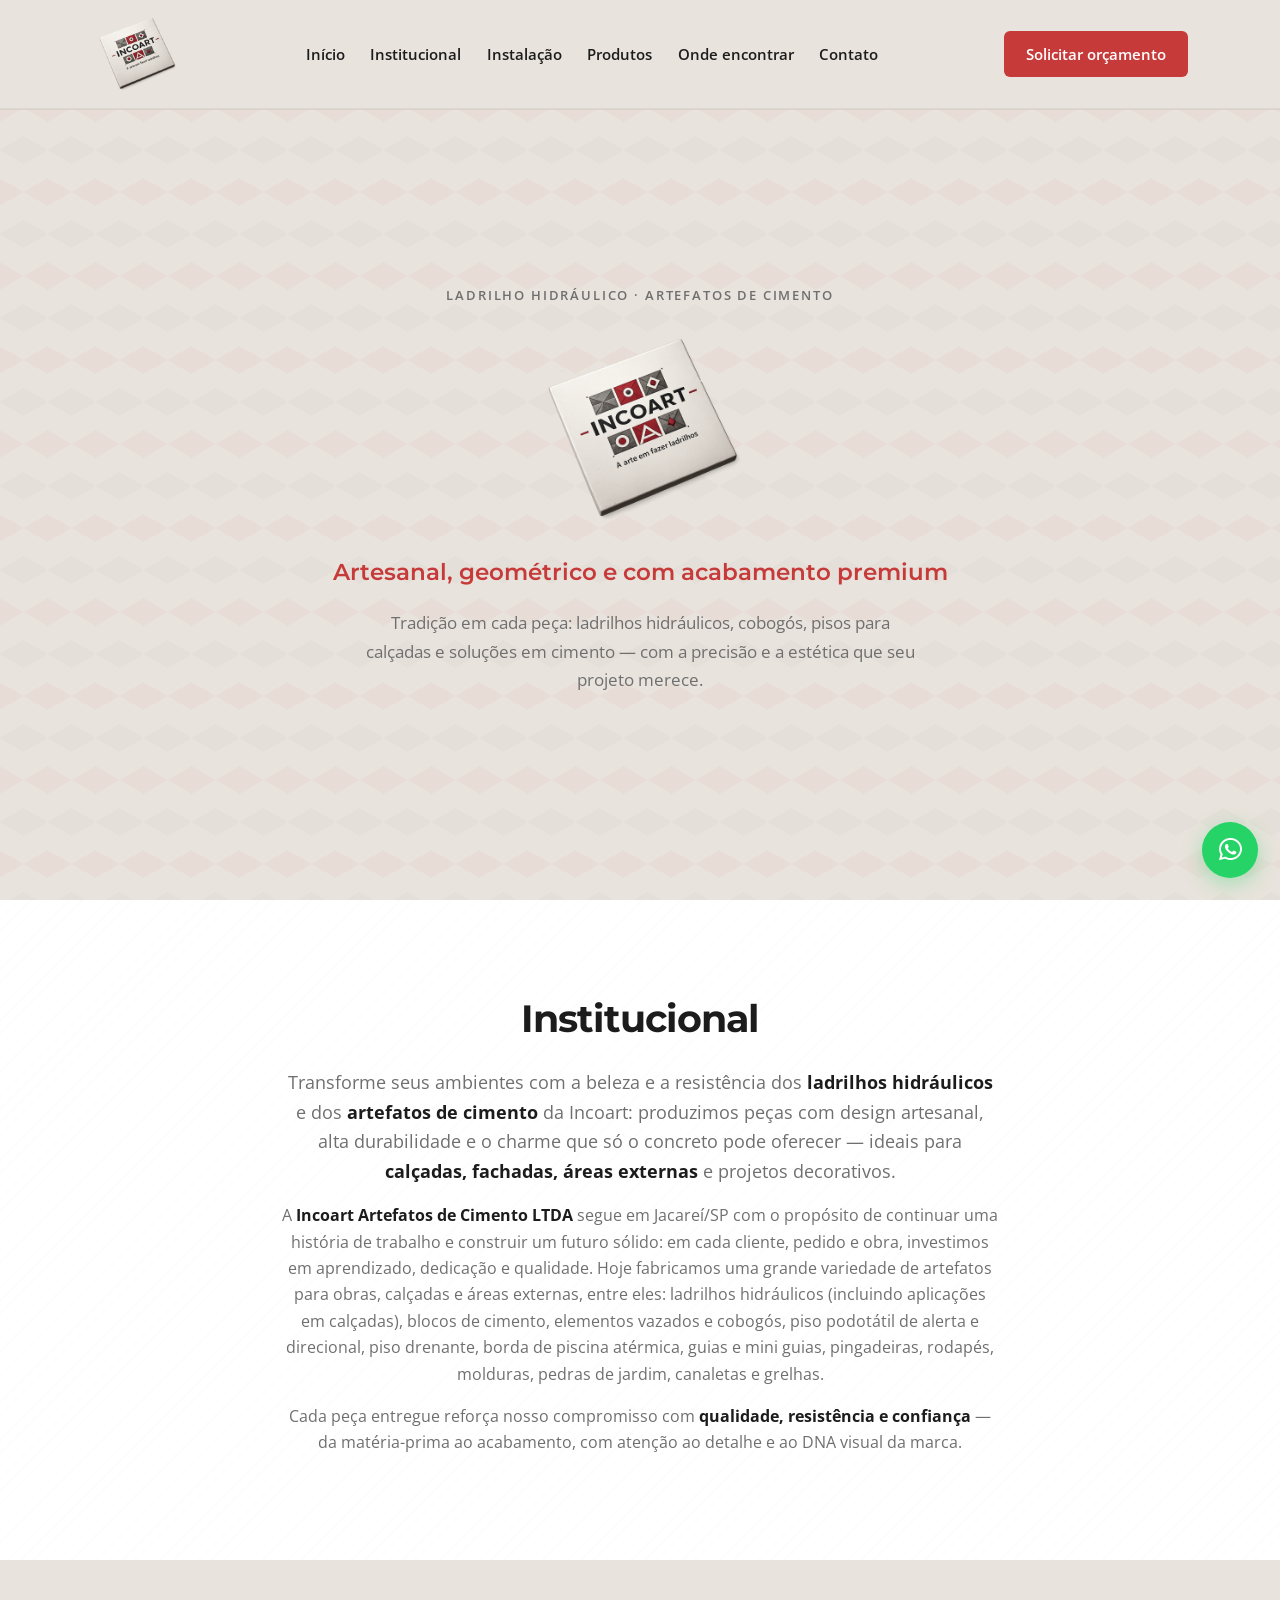
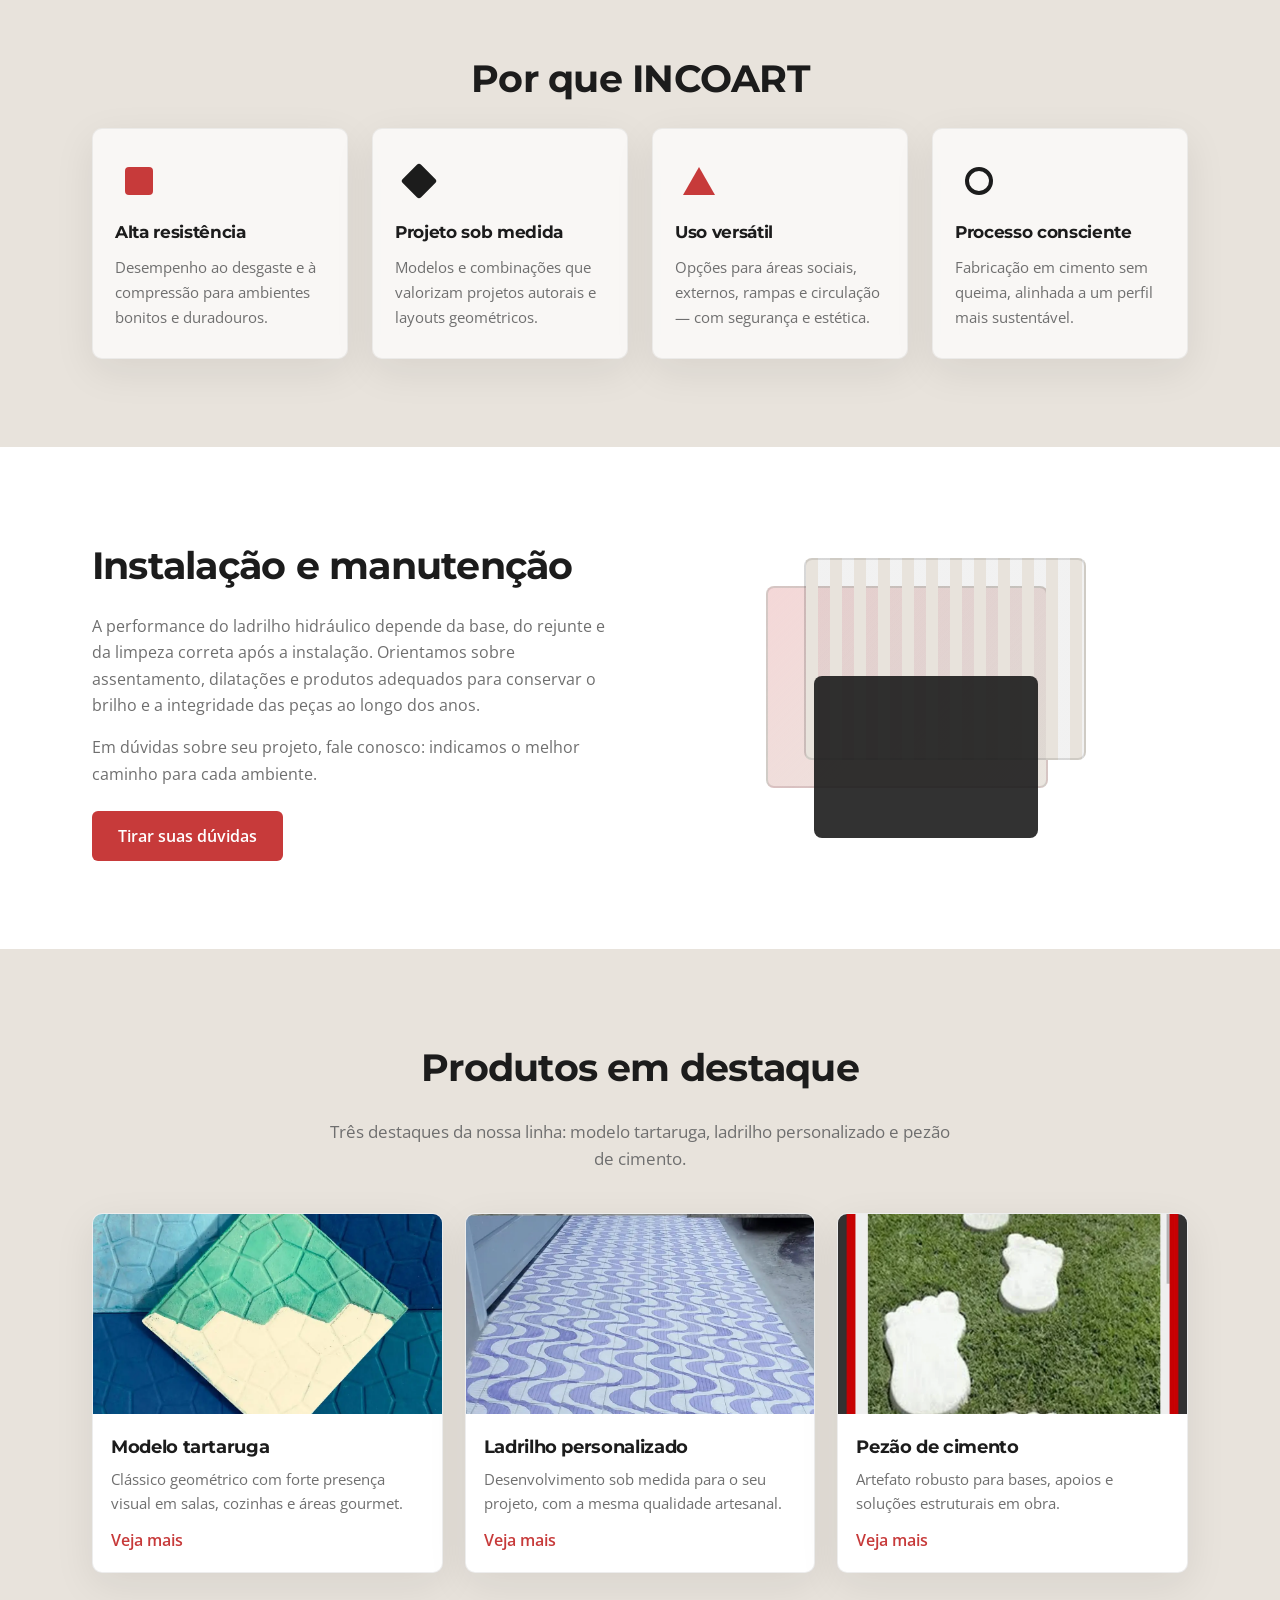
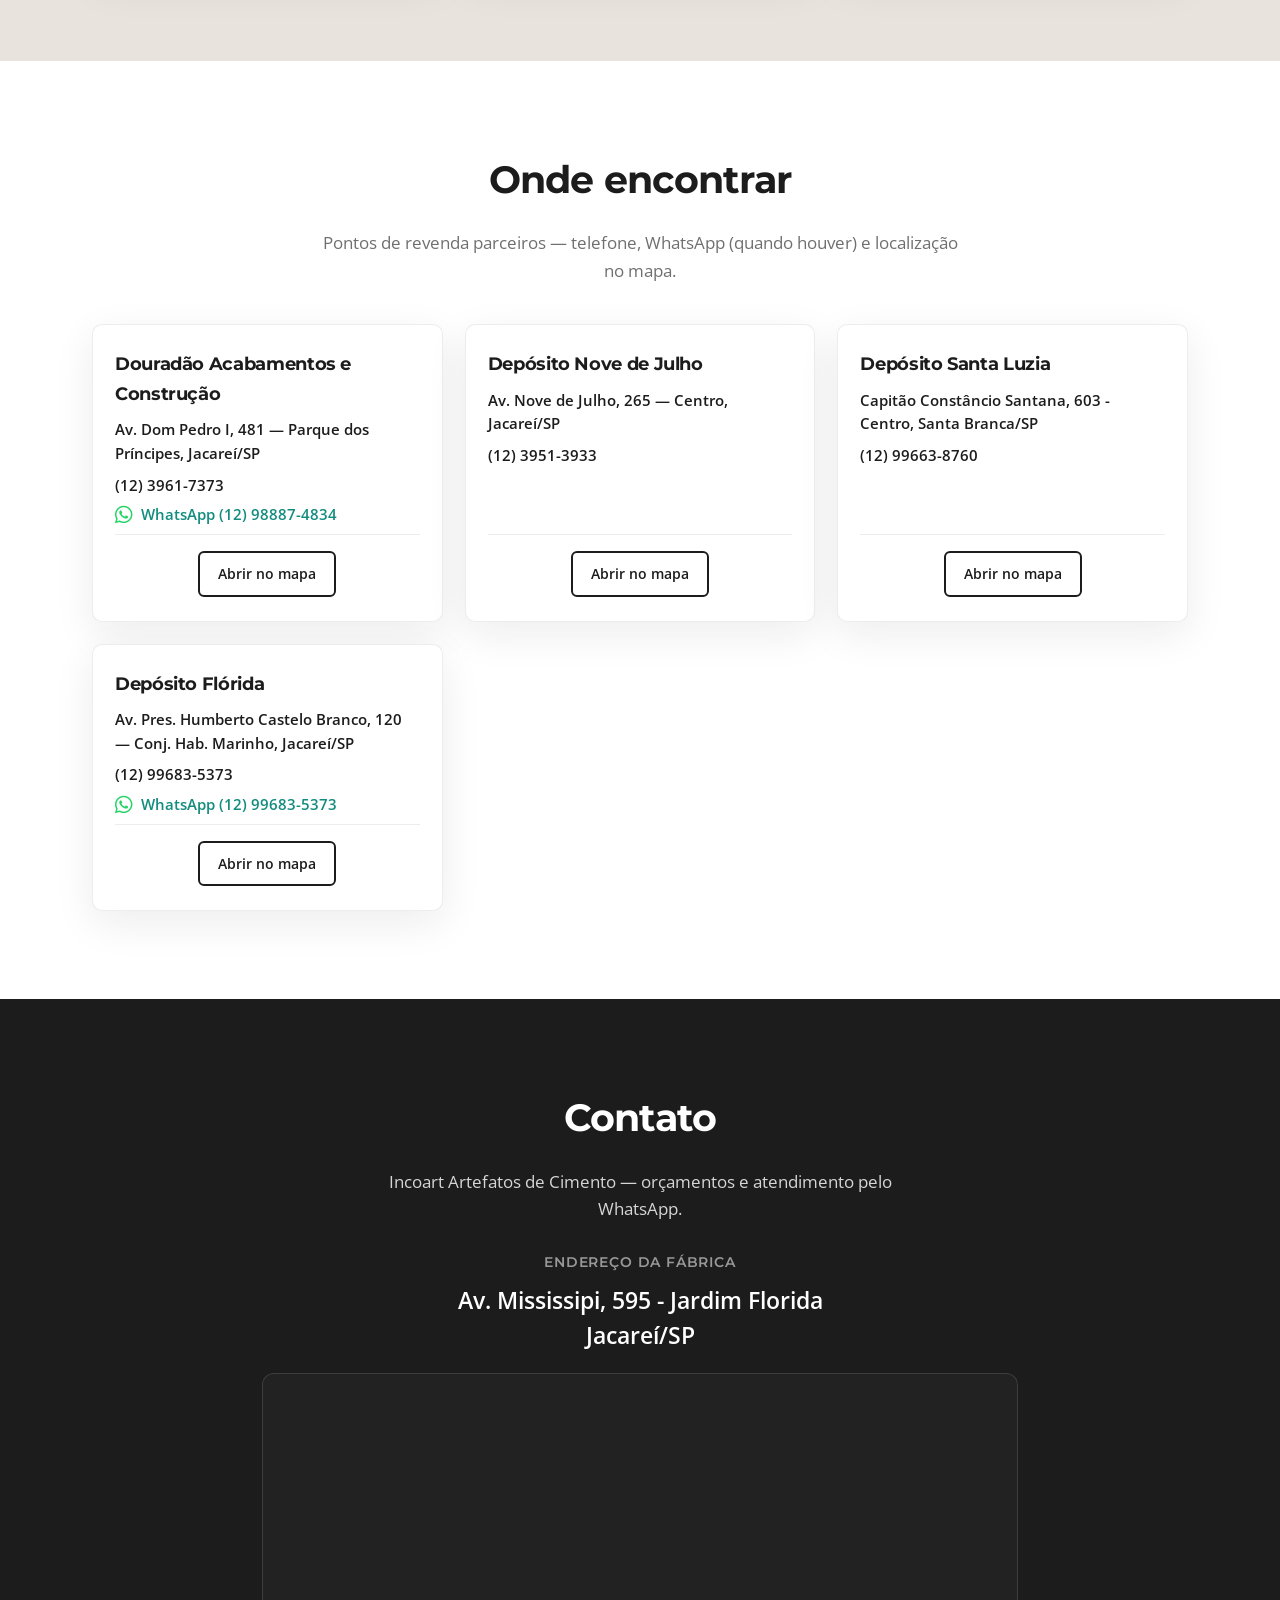
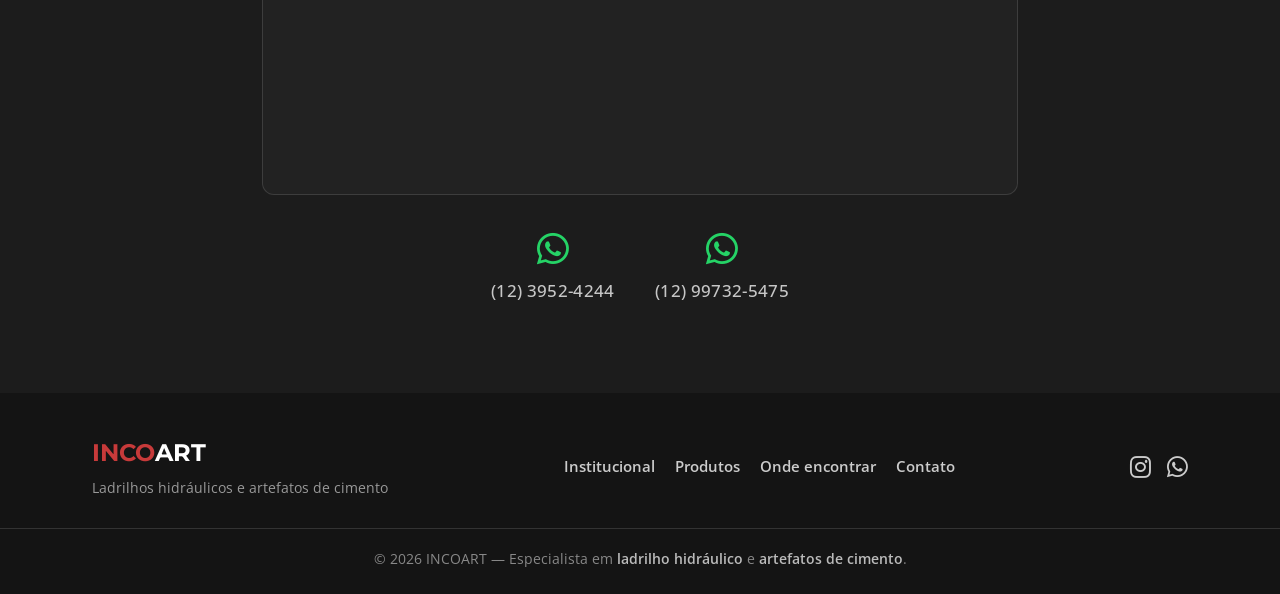
<file: index.html>
<!DOCTYPE html>
<html lang="pt-BR">
<head>
  <meta charset="UTF-8" />
  <meta name="viewport" content="width=device-width, initial-scale=1.0" />
  <meta name="description" content="INCOART — Ladrilhos hidráulicos artesanais, cobogós, pisos e artefatos de cimento. Precisão, estética e acabamento premium. Jacareí/SP." />
  <title>INCOART | Ladrilhos Hidráulicos e Artefatos de Cimento</title>
  <link rel="icon" href="src/images/favicon.svg" type="image/svg+xml" />
  <link href="https://fonts.googleapis.com/css2?family=Montserrat:wght@500;600;700&family=Open+Sans:wght@400;500;600&display=swap" rel="stylesheet" />
  <link rel="stylesheet" href="src/styles/style.css" />
  <link rel="stylesheet" href="https://cdnjs.cloudflare.com/ajax/libs/font-awesome/6.5.2/css/all.min.css" crossorigin="anonymous" referrerpolicy="no-referrer" />
</head>
<body>

  <header class="navbar">
    <div class="container navbar-container">
      <a href="index.html" class="navbar-logo">
        <img src="src/images/logo-incoart.png" alt="INCOART Ladrilhos" class="logo-img" width="88" height="88" />
      </a>

      <nav class="navbar-menu" aria-label="Principal">
        <ul>
          <li><a href="index.html">Início</a></li>
          <li><a href="#institucional">Institucional</a></li>
          <li><a href="#instalacao">Instalação</a></li>
          <li><a href="produtos.html">Produtos</a></li>
          <li><a href="#onde-encontrar">Onde encontrar</a></li>
          <li><a href="#contato">Contato</a></li>
        </ul>
      </nav>

      <a href="https://wa.me/551239524244" class="btn-cta" target="_blank" rel="noopener noreferrer">Solicitar orçamento</a>

      <button type="button" class="hamburger" id="hamburger" aria-label="Abrir menu" aria-expanded="false">
        <span></span><span></span><span></span>
      </button>
    </div>

    <div class="mobile-menu" id="mobileMenu">
      <ul>
        <li><a href="index.html">Início</a></li>
        <li><a href="#institucional">Institucional</a></li>
        <li><a href="#instalacao">Instalação</a></li>
        <li><a href="produtos.html">Produtos</a></li>
        <li><a href="#onde-encontrar">Onde encontrar</a></li>
        <li><a href="#contato">Contato</a></li>
        <li><a href="https://wa.me/551239524244" class="mobile-whatsapp-cta" target="_blank" rel="noopener noreferrer">Solicitar orçamento</a></li>
      </ul>
    </div>
  </header>

  <main>
    <section class="hero" id="hero">
      <div class="hero-pattern" aria-hidden="true"></div>
      <div class="hero-content">
        <h1 class="visually-hidden">INCOART</h1>
        <p class="hero-kicker">Ladrilho hidráulico · Artefatos de cimento</p>
        <div class="hero-logo-mark">
          <img src="src/images/logo-incoart.png" alt="Marca INCOART" width="220" height="220" decoding="async" />
        </div>
        <p class="tagline">Artesanal, geométrico e com acabamento premium</p>
        <p class="hero-desc">Tradição em cada peça: ladrilhos hidráulicos, cobogós, pisos para calçadas e soluções em cimento — com a precisão e a estética que seu projeto merece.</p>
      </div>
    </section>

    <section class="section section--white section-pattern-light geo-reveal" id="institucional">
      <div class="container container--narrow">
        <h2>Institucional</h2>
        <p class="lead">Transforme seus ambientes com a beleza e a resistência dos <strong>ladrilhos hidráulicos</strong> e dos <strong>artefatos de cimento</strong> da Incoart: produzimos peças com design artesanal, alta durabilidade e o charme que só o concreto pode oferecer — ideais para <strong>calçadas, fachadas, áreas externas</strong> e projetos decorativos.</p>
        <p>A <strong>Incoart Artefatos de Cimento LTDA</strong> segue em Jacareí/SP com o propósito de continuar uma história de trabalho e construir um futuro sólido: em cada cliente, pedido e obra, investimos em aprendizado, dedicação e qualidade. Hoje fabricamos uma grande variedade de artefatos para obras, calçadas e áreas externas, entre eles: ladrilhos hidráulicos (incluindo aplicações em calçadas), blocos de cimento, elementos vazados e cobogós, piso podotátil de alerta e direcional, piso drenante, borda de piscina atérmica, guias e mini guias, pingadeiras, rodapés, molduras, pedras de jardim, canaletas e grelhas.</p>
        <p>Cada peça entregue reforça nosso compromisso com <strong>qualidade, resistência e confiança</strong> — da matéria-prima ao acabamento, com atenção ao detalhe e ao DNA visual da marca.</p>
      </div>
    </section>

    <section class="section section--bege geo-reveal" id="diferenciais">
      <div class="container">
        <h2>Por que INCOART</h2>
        <div class="features-grid">
          <article class="feature-card">
            <div class="feature-icon" aria-hidden="true"><span class="geo-square"></span></div>
            <h3>Alta resistência</h3>
            <p>Desempenho ao desgaste e à compressão para ambientes bonitos e duradouros.</p>
          </article>
          <article class="feature-card">
            <div class="feature-icon" aria-hidden="true"><span class="geo-diamond"></span></div>
            <h3>Projeto sob medida</h3>
            <p>Modelos e combinações que valorizam projetos autorais e layouts geométricos.</p>
          </article>
          <article class="feature-card">
            <div class="feature-icon" aria-hidden="true"><span class="geo-triangle"></span></div>
            <h3>Uso versátil</h3>
            <p>Opções para áreas sociais, externos, rampas e circulação — com segurança e estética.</p>
          </article>
          <article class="feature-card">
            <div class="feature-icon" aria-hidden="true"><span class="geo-circle"></span></div>
            <h3>Processo consciente</h3>
            <p>Fabricação em cimento sem queima, alinhada a um perfil mais sustentável.</p>
          </article>
        </div>
      </div>
    </section>

    <section class="section section--white geo-reveal" id="instalacao">
      <div class="container two-col">
        <div class="two-col__text">
          <h2>Instalação e manutenção</h2>
          <p>A performance do ladrilho hidráulico depende da base, do rejunte e da limpeza correta após a instalação. Orientamos sobre assentamento, dilatações e produtos adequados para conservar o brilho e a integridade das peças ao longo dos anos.</p>
          <p>Em dúvidas sobre seu projeto, fale conosco: indicamos o melhor caminho para cada ambiente.</p>
          <a href="https://wa.me/551239524244" class="btn-primary" target="_blank" rel="noopener noreferrer">Tirar suas dúvidas</a>
        </div>
        <div class="two-col__visual" aria-hidden="true">
          <div class="tile-stack">
            <div class="tile-stack__layer tile-stack__layer--1"></div>
            <div class="tile-stack__layer tile-stack__layer--2"></div>
            <div class="tile-stack__layer tile-stack__layer--3"></div>
          </div>
        </div>
      </div>
    </section>

    <section class="section section--bege geo-reveal" id="produtos-destaque">
      <div class="container">
        <h2>Produtos em destaque</h2>
        <p class="section-intro">Três destaques da nossa linha: modelo tartaruga, ladrilho personalizado e pezão de cimento.</p>


        <div class="product-cards">
          <article class="product-card">
            <div class="product-card__thumb">
              <img src="src/images/produtos/ladrilhos_hidraulicos_modelo_tartaruga.webp" alt="" width="400" height="300" loading="lazy" />
            </div>
            <h3>Modelo tartaruga</h3>
            <p>Clássico geométrico com forte presença visual em salas, cozinhas e áreas gourmet.</p>
            <a href="produtos.html#ladrilho-tartaruga" class="link-arrow">Veja mais</a>
          </article>
          <article class="product-card">
            <div class="product-card__thumb">
              <img src="src/images/produtos/Ladrilho_hidraulico_personalizado.webp" alt="" width="400" height="300" loading="lazy" />
            </div>
            <h3>Ladrilho personalizado</h3>
            <p>Desenvolvimento sob medida para o seu projeto, com a mesma qualidade artesanal.</p>
            <a href="produtos.html" class="link-arrow">Veja mais</a>
          </article>
          <article class="product-card">
            <div class="product-card__thumb">
              <img src="src/images/produtos/Pezao_de_Cimento.webp" alt="" width="400" height="300" loading="lazy" />
            </div>
            <h3>Pezão de cimento</h3>
            <p>Artefato robusto para bases, apoios e soluções estruturais em obra.</p>
            <a href="produtos.html" class="link-arrow">Veja mais</a>
          </article>
        </div>

      </div>
    </section>

    <section class="section section--white geo-reveal" id="onde-encontrar">
      <div class="container">
        <h2>Onde encontrar</h2>
        <p class="section-intro">Pontos de revenda parceiros — telefone, WhatsApp (quando houver) e localização no mapa.</p>
        <div class="lojas-grid">
          <article class="loja-card">
            <h3>Douradão Acabamentos e Construção</h3>
            <p class="loja-endereco">Av. Dom Pedro I, 481 — Parque dos Príncipes, Jacareí/SP</p>
            <p class="loja-tel"><a href="tel:+551239617373">(12) 3961-7373</a></p>
            <p class="loja-tel loja-tel--wa">
              <a href="https://wa.me/5512988874834" target="_blank" rel="noopener noreferrer"><i class="fab fa-whatsapp" aria-hidden="true"></i> WhatsApp (12) 98887-4834</a>
            </p>
            <div class="loja-actions loja-actions--solo">
              <a href="https://www.google.com/maps/search/?api=1&amp;query=Av.+Dom+Pedro+I,+481,+Parque+dos+Pr%C3%ADncipes,+Jacare%C3%AD+-+SP" class="btn-outline btn-outline--sm" target="_blank" rel="noopener noreferrer">Abrir no mapa</a>
            </div>
          </article>
          <article class="loja-card">
            <h3>Depósito Nove de Julho</h3>
            <p class="loja-endereco">Av. Nove de Julho, 265 — Centro, Jacareí/SP</p>
            <p class="loja-tel"><a href="tel:+551239513933">(12) 3951-3933</a></p>
            <div class="loja-actions loja-actions--solo">
              <a href="https://www.google.com/maps/search/?api=1&amp;query=Av.+Nove+de+Julho,+265,+Centro,+Jacare%C3%AD+-+SP" class="btn-outline btn-outline--sm" target="_blank" rel="noopener noreferrer">Abrir no mapa</a>
            </div>
          </article>
          <article class="loja-card">
            <h3>Depósito Santa Luzia</h3>
            <p class="loja-endereco">Capitão Constâncio Santana, 603 - Centro, Santa Branca/SP</p>
            <p class="loja-tel"><a href="tel:+5512996638760">(12) 99663-8760</a></p>
            <div class="loja-actions loja-actions--solo">
              <a href="https://www.google.com/maps/search/?api=1&amp;query=Dep%C3%B3sito+Santa+Luzia+Santa+Branca+SP" class="btn-outline btn-outline--sm" target="_blank" rel="noopener noreferrer">Abrir no mapa</a>
            </div>
          </article>
          <article class="loja-card">
            <h3>Depósito Flórida</h3>
            <p class="loja-endereco">Av. Pres. Humberto Castelo Branco, 120 — Conj. Hab. Marinho, Jacareí/SP</p>
            <p class="loja-tel"><a href="tel:+5512996835373">(12) 99683-5373</a></p>
            <p class="loja-tel loja-tel--wa">
              <a href="https://wa.me/5512996835373" target="_blank" rel="noopener noreferrer"><i class="fab fa-whatsapp" aria-hidden="true"></i> WhatsApp (12) 99683-5373</a>
            </p>
            <div class="loja-actions loja-actions--solo">
              <a href="https://www.google.com/maps/search/?api=1&amp;query=Av.+Pres.+Humberto+Castelo+Branco,+120,+Conj.+Hab.+Marinho,+Jacare%C3%AD+-+SP" class="btn-outline btn-outline--sm" target="_blank" rel="noopener noreferrer">Abrir no mapa</a>
            </div>
          </article>
        </div>
      </div>
    </section>

    <section class="section contato geo-reveal" id="contato">
      <div class="container">
        <h2>Contato</h2>
        <p class="contato-lead contato-lead--center">Incoart Artefatos de Cimento — orçamentos e atendimento pelo WhatsApp.</p>

        <div class="contato-endereco-bloco">
          <h3 class="contato-subtitle">Endereço da fábrica</h3>
          <address class="contato-address">
            Av. Mississipi, 595 - Jardim Florida<br />
            Jacareí/SP
          </address>
        </div>

        <div class="contato-map-wrap">
          <iframe
            title="Localização Incoart — Jacareí"
            loading="lazy"
            referrerpolicy="no-referrer-when-downgrade"
            src="https://www.google.com/maps?q=Av.+Mississipi,+595+-+Jardim+Florida,+Jacare%C3%AD+-+SP&amp;output=embed"
          ></iframe>
        </div>

        <div class="contato-canais">
          <a href="https://wa.me/551239524244" class="contato-canal contato-canal--wa contato-canal--stack" target="_blank" rel="noopener noreferrer">
            <i class="fab fa-whatsapp" aria-hidden="true"></i>
            <span class="contato-wa-num">(12) 3952-4244</span>
          </a>
          <a href="https://wa.me/5512997325475" class="contato-canal contato-canal--wa contato-canal--stack" target="_blank" rel="noopener noreferrer">
            <i class="fab fa-whatsapp" aria-hidden="true"></i>
            <span class="contato-wa-num">(12) 99732-5475</span>
          </a>
        </div>
      </div>
    </section>
  </main>

  <footer class="footer">
    <div class="container footer-inner">
      <div class="footer-left">
        <p class="footer-brand"><span class="logo-highlight">INCO</span>ART</p>
        <p class="footer-tagline">Ladrilhos hidráulicos e artefatos de cimento</p>
      </div>
      <nav class="footer-center" aria-label="Rodapé">
        <a href="#institucional">Institucional</a>
        <a href="produtos.html">Produtos</a>
        <a href="#onde-encontrar">Onde encontrar</a>
        <a href="#contato">Contato</a>
      </nav>
      <div class="footer-social">
        <a href="https://www.instagram.com/incoart2025/" target="_blank" rel="noopener noreferrer" aria-label="Instagram INCOART">
          <i class="fab fa-instagram"></i>
        </a>
        <a href="https://wa.me/551239524244" target="_blank" rel="noopener noreferrer" aria-label="WhatsApp INCOART">
          <i class="fab fa-whatsapp"></i>
        </a>
      </div>
    </div>
    <div class="footer-bottom">
      <p>© <span id="currentYear"></span> INCOART — Especialista em <strong>ladrilho hidráulico</strong> e <strong>artefatos de cimento</strong>.</p>
    </div>
  </footer>

  <a href="https://wa.me/551239524244" target="_blank" class="whatsapp-float" rel="noopener noreferrer" aria-label="Falar no WhatsApp">
    <i class="fab fa-whatsapp"></i>
  </a>

  <button type="button" class="voltar-topo" id="voltarTopo" aria-label="Voltar ao topo">
    <i class="fas fa-arrow-up" aria-hidden="true"></i>
  </button>

  <script src="src/javascript/script.js"></script>
</body>
</html>
</file>
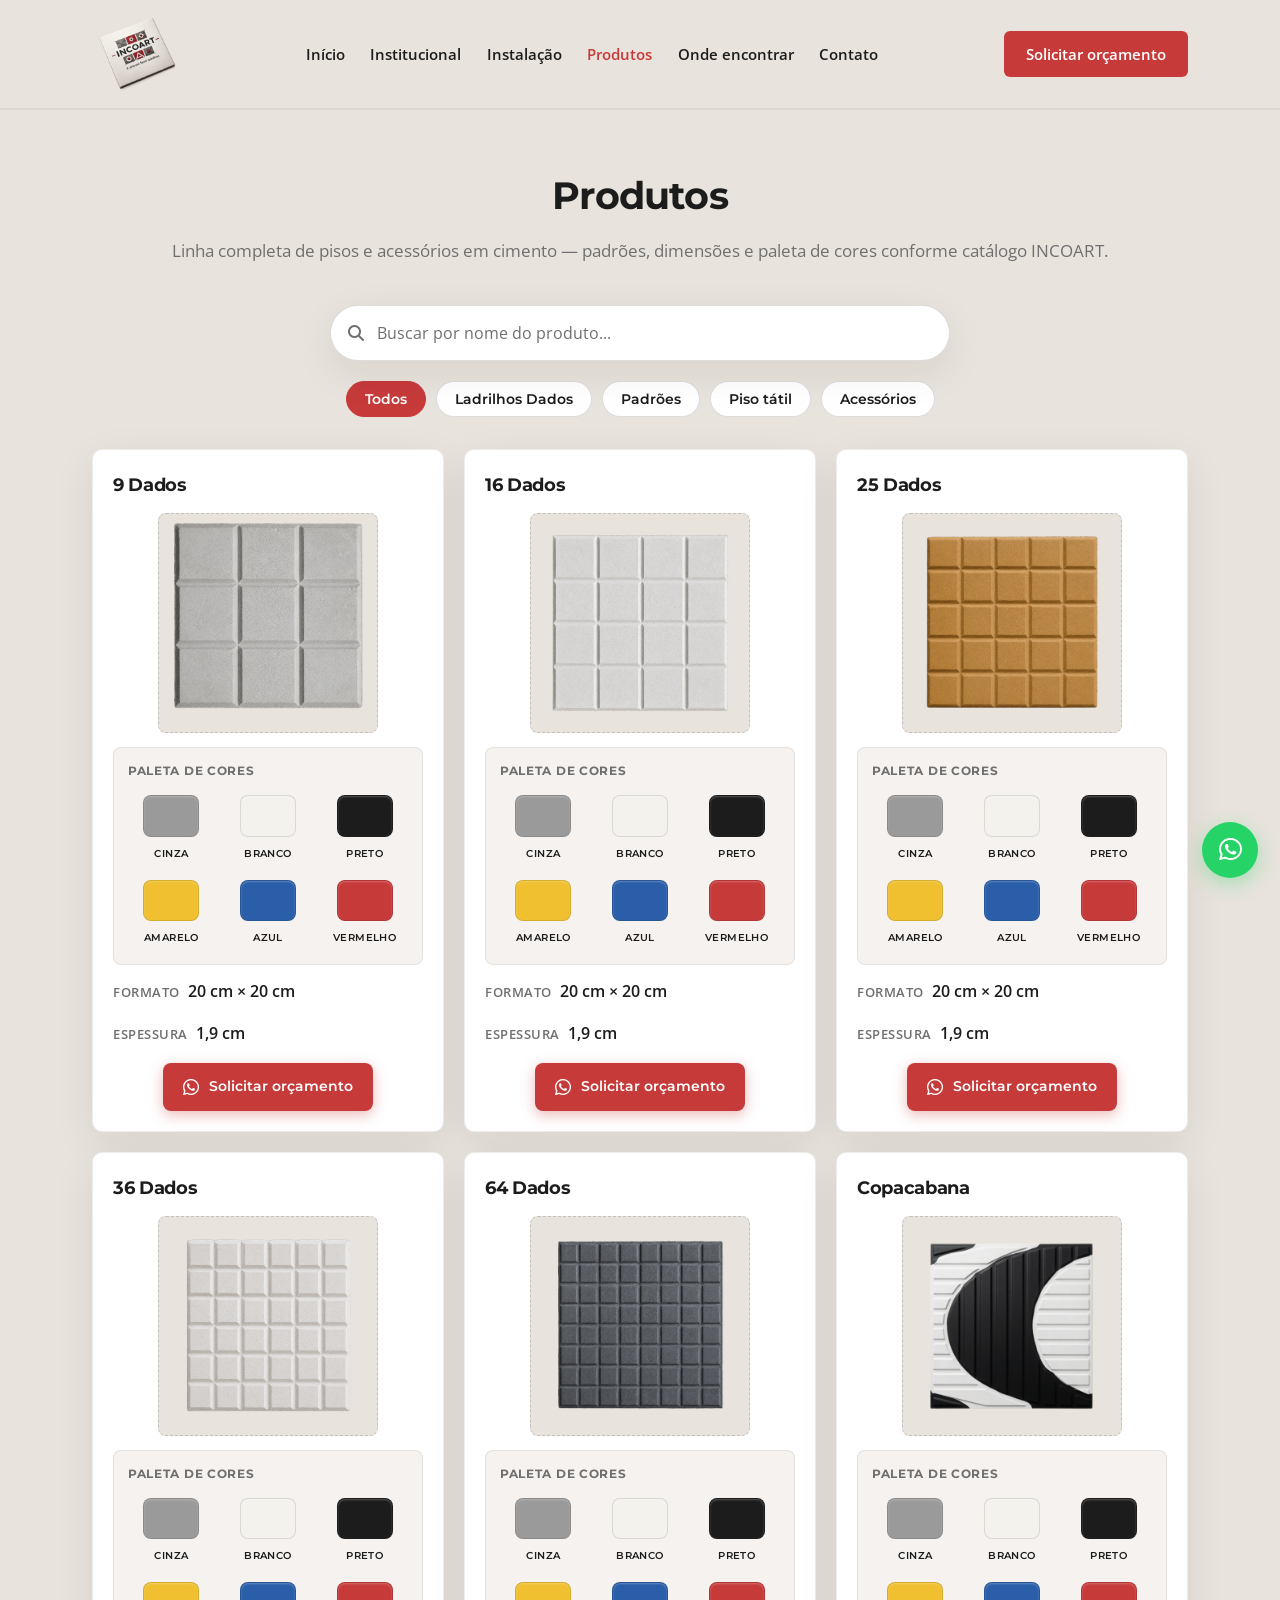
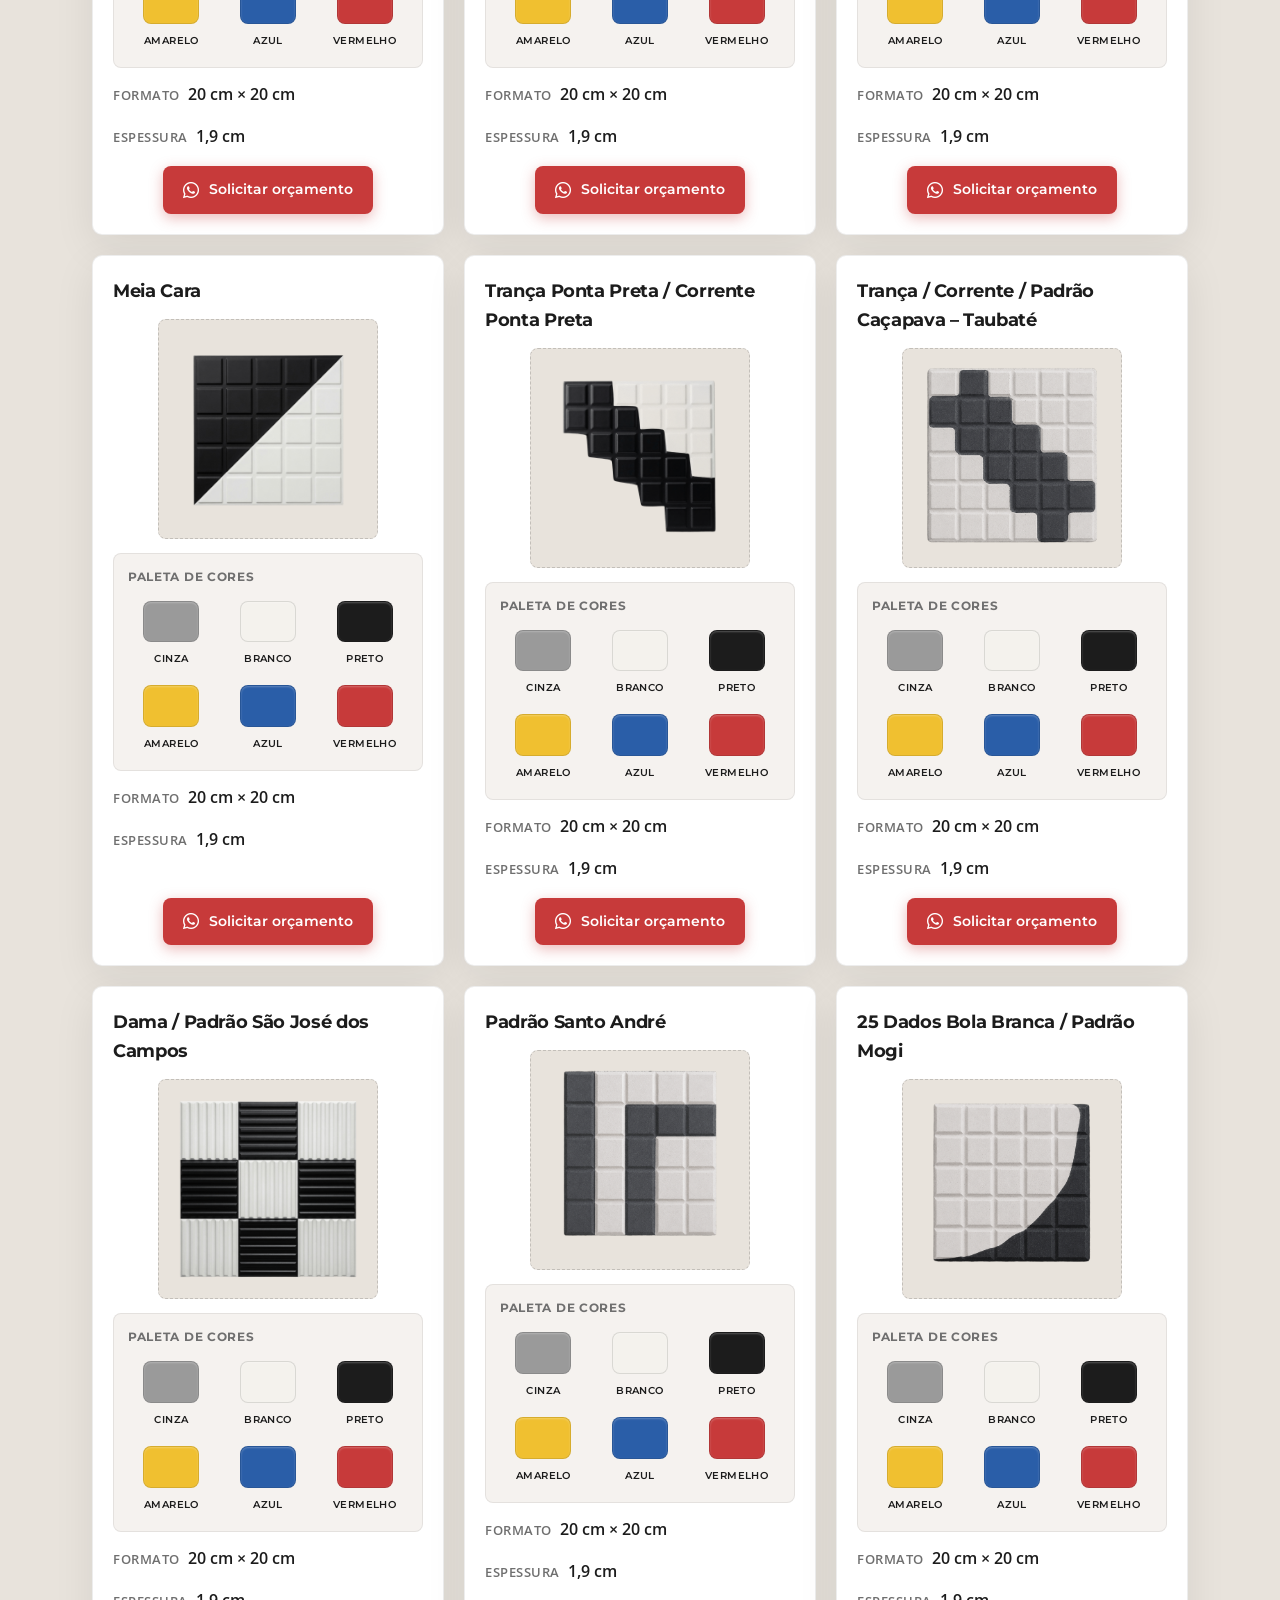
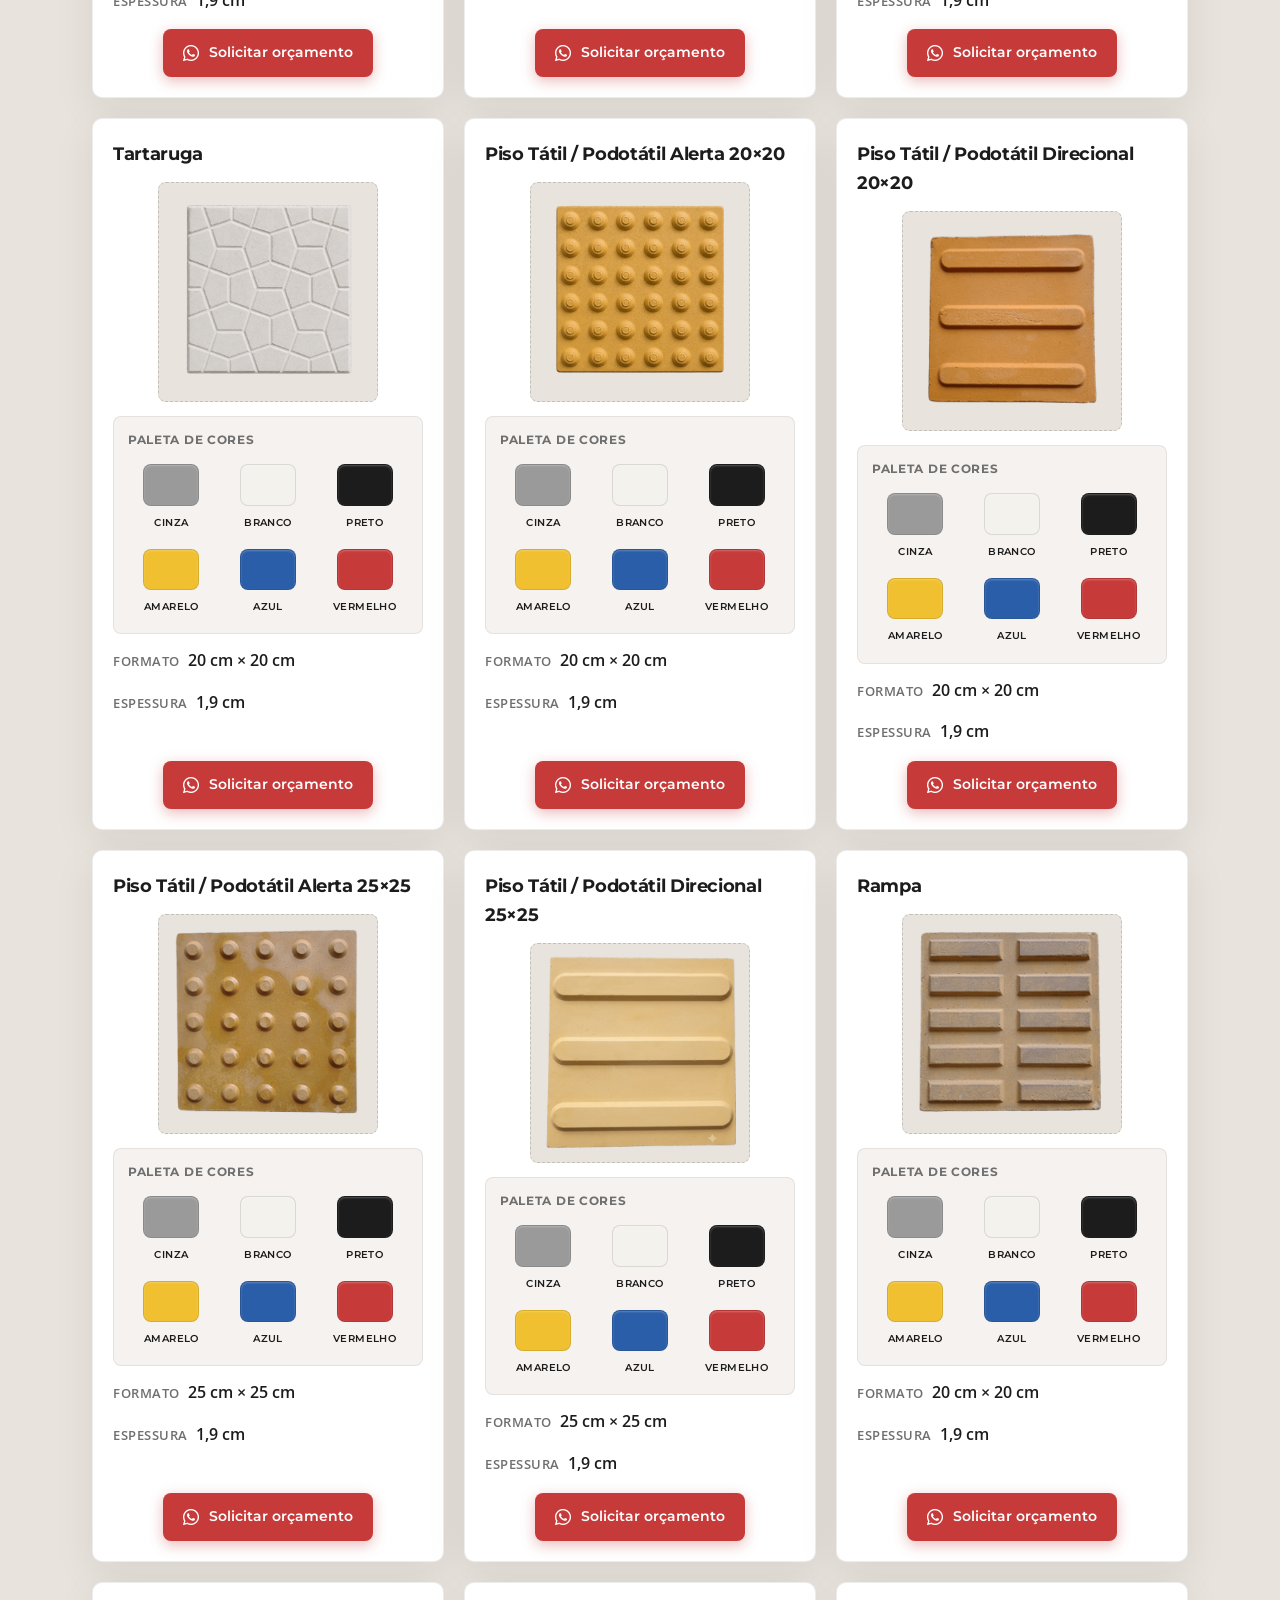
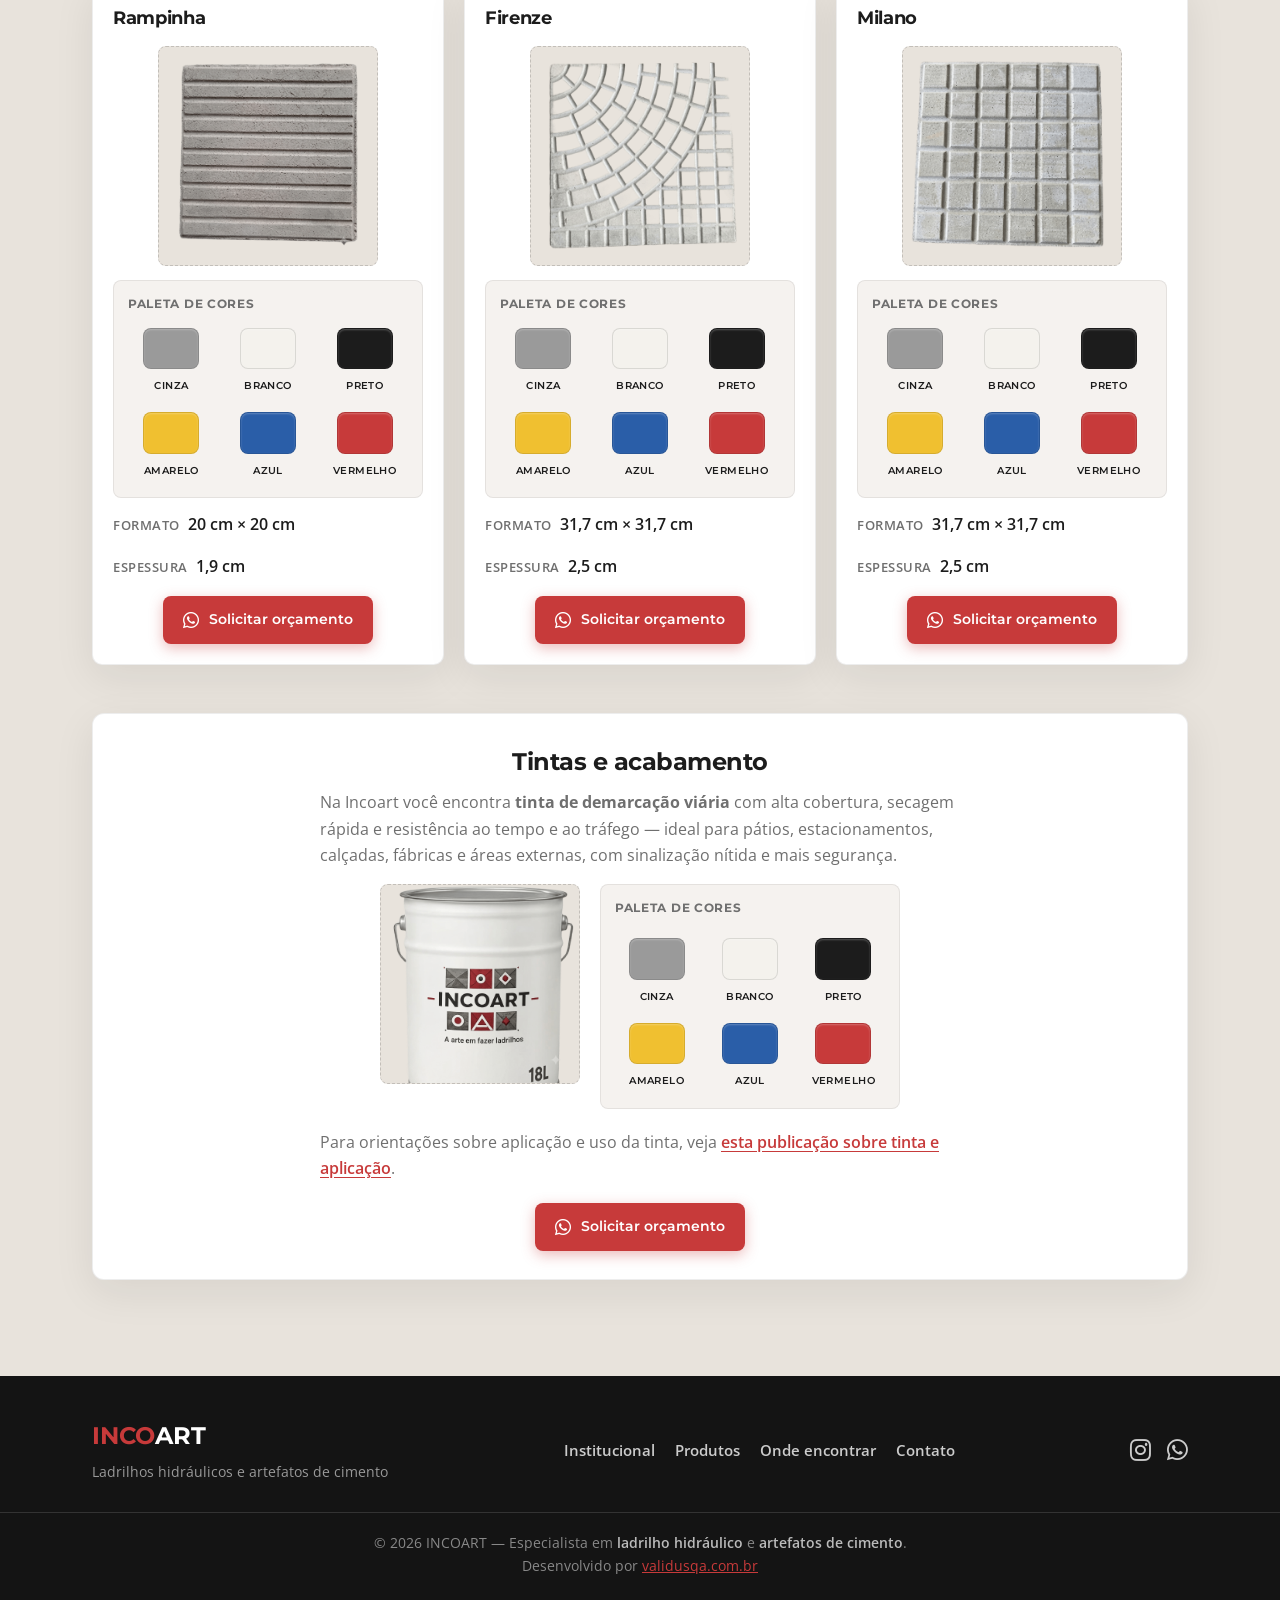
<file: produtos.html>
<!DOCTYPE html>
<html lang="pt-BR">
<head>
  <meta charset="UTF-8" />
  <meta name="viewport" content="width=device-width, initial-scale=1.0" />
  <meta name="description" content="Catálogo INCOART: ladrilhos Dados, padrões clássicos, piso podotátil, rampas e peças especiais — com paleta de cores disponíveis." />
  <title>Produtos — INCOART Ladrilhos</title>
  <link rel="icon" href="src/images/favicon.svg" type="image/svg+xml" />
  <link href="https://fonts.googleapis.com/css2?family=Montserrat:wght@500;600;700&family=Open+Sans:wght@400;500;600&display=swap" rel="stylesheet" />
  <link rel="stylesheet" href="src/styles/style.css" />
  <link rel="stylesheet" href="https://cdnjs.cloudflare.com/ajax/libs/font-awesome/6.5.2/css/all.min.css" crossorigin="anonymous" referrerpolicy="no-referrer" />
</head>
<body>

  <header class="navbar">
    <div class="container navbar-container">
      <a href="index.html" class="navbar-logo">
        <img src="src/images/logo-incoart.png" alt="INCOART Ladrilhos" class="logo-img" width="88" height="88" />
      </a>

      <nav class="navbar-menu" aria-label="Principal">
        <ul>
          <li><a href="index.html">Início</a></li>
          <li><a href="index.html#institucional">Institucional</a></li>
          <li><a href="index.html#instalacao">Instalação</a></li>
          <li><a href="produtos.html" class="active">Produtos</a></li>
          <li><a href="index.html#onde-encontrar">Onde encontrar</a></li>
          <li><a href="index.html#contato">Contato</a></li>
        </ul>
      </nav>

      <a href="https://wa.me/551239524244" class="btn-cta" target="_blank" rel="noopener noreferrer">Solicitar orçamento</a>

      <button type="button" class="hamburger" id="hamburger" aria-label="Abrir menu" aria-expanded="false">
        <span></span><span></span><span></span>
      </button>
    </div>

    <div class="mobile-menu" id="mobileMenu">
      <ul>
        <li><a href="index.html">Início</a></li>
        <li><a href="index.html#institucional">Institucional</a></li>
        <li><a href="index.html#instalacao">Instalação</a></li>
        <li><a href="produtos.html">Produtos</a></li>
        <li><a href="index.html#onde-encontrar">Onde encontrar</a></li>
        <li><a href="index.html#contato">Contato</a></li>
        <li><a href="https://wa.me/551239524244" class="mobile-whatsapp-cta" target="_blank" rel="noopener noreferrer">Solicitar orçamento</a></li>
      </ul>
    </div>
  </header>

  <main>
  <section class="produtos-page">
    <div class="container">
      <div class="page-header">
        <h1>Produtos</h1>
        <p class="page-subtitle">Linha completa de pisos e acessórios em cimento — padrões, dimensões e paleta de cores conforme catálogo INCOART.</p>
      </div>

      <div class="produtos-busca-topo">
        <div class="produtos-busca-wrap" id="produtosBuscaWrap">
          <i class="fas fa-search" aria-hidden="true"></i>
          <input type="search" id="produtosBusca" class="produtos-busca" placeholder="Buscar por nome do produto..." aria-label="Buscar produto" autocomplete="off">
        </div>
      </div>

      <div class="produtos-categorias" id="produtosCategorias" role="group" aria-label="Filtrar por categoria">
        <button type="button" class="categoria-chip is-ativo" aria-pressed="true" data-categoria="todos">Todos</button>
        <button type="button" class="categoria-chip" aria-pressed="false" data-categoria="ladrilhos-dados">Ladrilhos Dados</button>
        <button type="button" class="categoria-chip" aria-pressed="false" data-categoria="padroes">Padrões</button>
        <button type="button" class="categoria-chip" aria-pressed="false" data-categoria="piso-tatil">Piso tátil</button>
        <button type="button" class="categoria-chip" aria-pressed="false" data-categoria="acessorios">Acessórios</button>
      </div>

      <p class="produtos-busca-vazio" id="produtosBuscaVazio">Nenhum produto encontrado. Tente outro termo ou categoria.</p>

      <div class="produtos-catalogo" id="produtosCatalogo">

            <article class="produto-catalogo-item geo-reveal" id="9-dados" data-nome="9 Dados" data-categoria="ladrilhos-dados">
              <h3>9 Dados</h3>
              <div class="produto-catalogo-item__visual">
                <div class="produto-catalogo-item__imagem">
                  <img src="src/images/produtos/9_dados.png" alt="9 Dados INCOART" width="400" height="400" loading="lazy" />
                </div>
                <div class="produto-catalogo-item__paleta">
                  <p class="produto-catalogo-item__paleta-label">Paleta de cores</p>
                  <ul class="paleta-cores paleta-cores--compact" aria-label="Cores disponíveis">
                    <li class="paleta-cores__item"><span class="paleta-cores__swatch paleta-cores__swatch--cinza"></span><span class="paleta-cores__nome">Cinza</span></li>
                    <li class="paleta-cores__item"><span class="paleta-cores__swatch paleta-cores__swatch--branco"></span><span class="paleta-cores__nome">Branco</span></li>
                    <li class="paleta-cores__item"><span class="paleta-cores__swatch paleta-cores__swatch--preto"></span><span class="paleta-cores__nome">Preto</span></li>
                    <li class="paleta-cores__item"><span class="paleta-cores__swatch paleta-cores__swatch--amarelo"></span><span class="paleta-cores__nome">Amarelo</span></li>
                    <li class="paleta-cores__item"><span class="paleta-cores__swatch paleta-cores__swatch--azul"></span><span class="paleta-cores__nome">Azul</span></li>
                    <li class="paleta-cores__item"><span class="paleta-cores__swatch paleta-cores__swatch--vermelho"></span><span class="paleta-cores__nome">Vermelho</span></li>
                  </ul>
                </div>
              </div>
              <dl class="produto-catalogo-item__specs">
                <div><dt>Formato</dt><dd>20 cm × 20 cm</dd></div>
                <div><dt>Espessura</dt><dd>1,9 cm</dd></div>
              </dl>
              <a href="https://wa.me/551239524244?text=Ol%C3%A1%21%20Gostaria%20de%20solicitar%20or%C3%A7amento%20de%3A%209%20Dados." class="btn-orcamento" target="_blank" rel="noopener noreferrer"><i class="fab fa-whatsapp" aria-hidden="true"></i> Solicitar orçamento</a>
            </article>

            <article class="produto-catalogo-item geo-reveal" id="16-dados" data-nome="16 Dados" data-categoria="ladrilhos-dados">
              <h3>16 Dados</h3>
              <div class="produto-catalogo-item__visual">
                <div class="produto-catalogo-item__imagem">
                  <img src="src/images/produtos/16_dados.png" alt="16 Dados INCOART" width="400" height="400" loading="lazy" />
                </div>
                <div class="produto-catalogo-item__paleta">
                  <p class="produto-catalogo-item__paleta-label">Paleta de cores</p>
                  <ul class="paleta-cores paleta-cores--compact" aria-label="Cores disponíveis">
                    <li class="paleta-cores__item"><span class="paleta-cores__swatch paleta-cores__swatch--cinza"></span><span class="paleta-cores__nome">Cinza</span></li>
                    <li class="paleta-cores__item"><span class="paleta-cores__swatch paleta-cores__swatch--branco"></span><span class="paleta-cores__nome">Branco</span></li>
                    <li class="paleta-cores__item"><span class="paleta-cores__swatch paleta-cores__swatch--preto"></span><span class="paleta-cores__nome">Preto</span></li>
                    <li class="paleta-cores__item"><span class="paleta-cores__swatch paleta-cores__swatch--amarelo"></span><span class="paleta-cores__nome">Amarelo</span></li>
                    <li class="paleta-cores__item"><span class="paleta-cores__swatch paleta-cores__swatch--azul"></span><span class="paleta-cores__nome">Azul</span></li>
                    <li class="paleta-cores__item"><span class="paleta-cores__swatch paleta-cores__swatch--vermelho"></span><span class="paleta-cores__nome">Vermelho</span></li>
                  </ul>
                </div>
              </div>
              <dl class="produto-catalogo-item__specs">
                <div><dt>Formato</dt><dd>20 cm × 20 cm</dd></div>
                <div><dt>Espessura</dt><dd>1,9 cm</dd></div>
              </dl>
              <a href="https://wa.me/551239524244?text=Ol%C3%A1%21%20Gostaria%20de%20solicitar%20or%C3%A7amento%20de%3A%2016%20Dados." class="btn-orcamento" target="_blank" rel="noopener noreferrer"><i class="fab fa-whatsapp" aria-hidden="true"></i> Solicitar orçamento</a>
            </article>

            <article class="produto-catalogo-item geo-reveal" id="25-dados" data-nome="25 Dados" data-categoria="ladrilhos-dados">
              <h3>25 Dados</h3>
              <div class="produto-catalogo-item__visual">
                <div class="produto-catalogo-item__imagem">
                  <img src="src/images/produtos/25_dados.png" alt="25 Dados INCOART" width="400" height="400" loading="lazy" />
                </div>
                <div class="produto-catalogo-item__paleta">
                  <p class="produto-catalogo-item__paleta-label">Paleta de cores</p>
                  <ul class="paleta-cores paleta-cores--compact" aria-label="Cores disponíveis">
                    <li class="paleta-cores__item"><span class="paleta-cores__swatch paleta-cores__swatch--cinza"></span><span class="paleta-cores__nome">Cinza</span></li>
                    <li class="paleta-cores__item"><span class="paleta-cores__swatch paleta-cores__swatch--branco"></span><span class="paleta-cores__nome">Branco</span></li>
                    <li class="paleta-cores__item"><span class="paleta-cores__swatch paleta-cores__swatch--preto"></span><span class="paleta-cores__nome">Preto</span></li>
                    <li class="paleta-cores__item"><span class="paleta-cores__swatch paleta-cores__swatch--amarelo"></span><span class="paleta-cores__nome">Amarelo</span></li>
                    <li class="paleta-cores__item"><span class="paleta-cores__swatch paleta-cores__swatch--azul"></span><span class="paleta-cores__nome">Azul</span></li>
                    <li class="paleta-cores__item"><span class="paleta-cores__swatch paleta-cores__swatch--vermelho"></span><span class="paleta-cores__nome">Vermelho</span></li>
                  </ul>
                </div>
              </div>
              <dl class="produto-catalogo-item__specs">
                <div><dt>Formato</dt><dd>20 cm × 20 cm</dd></div>
                <div><dt>Espessura</dt><dd>1,9 cm</dd></div>
              </dl>
              <a href="https://wa.me/551239524244?text=Ol%C3%A1%21%20Gostaria%20de%20solicitar%20or%C3%A7amento%20de%3A%2025%20Dados." class="btn-orcamento" target="_blank" rel="noopener noreferrer"><i class="fab fa-whatsapp" aria-hidden="true"></i> Solicitar orçamento</a>
            </article>

            <article class="produto-catalogo-item geo-reveal" id="36-dados" data-nome="36 Dados" data-categoria="ladrilhos-dados">
              <h3>36 Dados</h3>
              <div class="produto-catalogo-item__visual">
                <div class="produto-catalogo-item__imagem">
                  <img src="src/images/produtos/36_dados.png" alt="36 Dados INCOART" width="400" height="400" loading="lazy" />
                </div>
                <div class="produto-catalogo-item__paleta">
                  <p class="produto-catalogo-item__paleta-label">Paleta de cores</p>
                  <ul class="paleta-cores paleta-cores--compact" aria-label="Cores disponíveis">
                    <li class="paleta-cores__item"><span class="paleta-cores__swatch paleta-cores__swatch--cinza"></span><span class="paleta-cores__nome">Cinza</span></li>
                    <li class="paleta-cores__item"><span class="paleta-cores__swatch paleta-cores__swatch--branco"></span><span class="paleta-cores__nome">Branco</span></li>
                    <li class="paleta-cores__item"><span class="paleta-cores__swatch paleta-cores__swatch--preto"></span><span class="paleta-cores__nome">Preto</span></li>
                    <li class="paleta-cores__item"><span class="paleta-cores__swatch paleta-cores__swatch--amarelo"></span><span class="paleta-cores__nome">Amarelo</span></li>
                    <li class="paleta-cores__item"><span class="paleta-cores__swatch paleta-cores__swatch--azul"></span><span class="paleta-cores__nome">Azul</span></li>
                    <li class="paleta-cores__item"><span class="paleta-cores__swatch paleta-cores__swatch--vermelho"></span><span class="paleta-cores__nome">Vermelho</span></li>
                  </ul>
                </div>
              </div>
              <dl class="produto-catalogo-item__specs">
                <div><dt>Formato</dt><dd>20 cm × 20 cm</dd></div>
                <div><dt>Espessura</dt><dd>1,9 cm</dd></div>
              </dl>
              <a href="https://wa.me/551239524244?text=Ol%C3%A1%21%20Gostaria%20de%20solicitar%20or%C3%A7amento%20de%3A%2036%20Dados." class="btn-orcamento" target="_blank" rel="noopener noreferrer"><i class="fab fa-whatsapp" aria-hidden="true"></i> Solicitar orçamento</a>
            </article>

            <article class="produto-catalogo-item geo-reveal" id="64-dados" data-nome="64 Dados" data-categoria="ladrilhos-dados">
              <h3>64 Dados</h3>
              <div class="produto-catalogo-item__visual">
                <div class="produto-catalogo-item__imagem">
                  <img src="src/images/produtos/64_dados.png" alt="64 Dados INCOART" width="400" height="400" loading="lazy" />
                </div>
                <div class="produto-catalogo-item__paleta">
                  <p class="produto-catalogo-item__paleta-label">Paleta de cores</p>
                  <ul class="paleta-cores paleta-cores--compact" aria-label="Cores disponíveis">
                    <li class="paleta-cores__item"><span class="paleta-cores__swatch paleta-cores__swatch--cinza"></span><span class="paleta-cores__nome">Cinza</span></li>
                    <li class="paleta-cores__item"><span class="paleta-cores__swatch paleta-cores__swatch--branco"></span><span class="paleta-cores__nome">Branco</span></li>
                    <li class="paleta-cores__item"><span class="paleta-cores__swatch paleta-cores__swatch--preto"></span><span class="paleta-cores__nome">Preto</span></li>
                    <li class="paleta-cores__item"><span class="paleta-cores__swatch paleta-cores__swatch--amarelo"></span><span class="paleta-cores__nome">Amarelo</span></li>
                    <li class="paleta-cores__item"><span class="paleta-cores__swatch paleta-cores__swatch--azul"></span><span class="paleta-cores__nome">Azul</span></li>
                    <li class="paleta-cores__item"><span class="paleta-cores__swatch paleta-cores__swatch--vermelho"></span><span class="paleta-cores__nome">Vermelho</span></li>
                  </ul>
                </div>
              </div>
              <dl class="produto-catalogo-item__specs">
                <div><dt>Formato</dt><dd>20 cm × 20 cm</dd></div>
                <div><dt>Espessura</dt><dd>1,9 cm</dd></div>
              </dl>
              <a href="https://wa.me/551239524244?text=Ol%C3%A1%21%20Gostaria%20de%20solicitar%20or%C3%A7amento%20de%3A%2064%20Dados." class="btn-orcamento" target="_blank" rel="noopener noreferrer"><i class="fab fa-whatsapp" aria-hidden="true"></i> Solicitar orçamento</a>
            </article>

            <article class="produto-catalogo-item geo-reveal" id="copacabana" data-nome="Copacabana" data-categoria="padroes">
              <h3>Copacabana</h3>
              <div class="produto-catalogo-item__visual">
                <div class="produto-catalogo-item__imagem">
                  <img src="src/images/produtos/copacabana.png" alt="Copacabana INCOART" width="400" height="400" loading="lazy" />
                </div>
                <div class="produto-catalogo-item__paleta">
                  <p class="produto-catalogo-item__paleta-label">Paleta de cores</p>
                  <ul class="paleta-cores paleta-cores--compact" aria-label="Cores disponíveis">
                    <li class="paleta-cores__item"><span class="paleta-cores__swatch paleta-cores__swatch--cinza"></span><span class="paleta-cores__nome">Cinza</span></li>
                    <li class="paleta-cores__item"><span class="paleta-cores__swatch paleta-cores__swatch--branco"></span><span class="paleta-cores__nome">Branco</span></li>
                    <li class="paleta-cores__item"><span class="paleta-cores__swatch paleta-cores__swatch--preto"></span><span class="paleta-cores__nome">Preto</span></li>
                    <li class="paleta-cores__item"><span class="paleta-cores__swatch paleta-cores__swatch--amarelo"></span><span class="paleta-cores__nome">Amarelo</span></li>
                    <li class="paleta-cores__item"><span class="paleta-cores__swatch paleta-cores__swatch--azul"></span><span class="paleta-cores__nome">Azul</span></li>
                    <li class="paleta-cores__item"><span class="paleta-cores__swatch paleta-cores__swatch--vermelho"></span><span class="paleta-cores__nome">Vermelho</span></li>
                  </ul>
                </div>
              </div>
              <dl class="produto-catalogo-item__specs">
                <div><dt>Formato</dt><dd>20 cm × 20 cm</dd></div>
                <div><dt>Espessura</dt><dd>1,9 cm</dd></div>
              </dl>
              <a href="https://wa.me/551239524244?text=Ol%C3%A1%21%20Gostaria%20de%20solicitar%20or%C3%A7amento%20de%3A%20Copacabana." class="btn-orcamento" target="_blank" rel="noopener noreferrer"><i class="fab fa-whatsapp" aria-hidden="true"></i> Solicitar orçamento</a>
            </article>

            <article class="produto-catalogo-item geo-reveal" id="meia-cara" data-nome="Meia Cara" data-categoria="padroes">
              <h3>Meia Cara</h3>
              <div class="produto-catalogo-item__visual">
                <div class="produto-catalogo-item__imagem">
                  <img src="src/images/produtos/meia_clara.png" alt="Meia Cara INCOART" width="400" height="400" loading="lazy" />
                </div>
                <div class="produto-catalogo-item__paleta">
                  <p class="produto-catalogo-item__paleta-label">Paleta de cores</p>
                  <ul class="paleta-cores paleta-cores--compact" aria-label="Cores disponíveis">
                    <li class="paleta-cores__item"><span class="paleta-cores__swatch paleta-cores__swatch--cinza"></span><span class="paleta-cores__nome">Cinza</span></li>
                    <li class="paleta-cores__item"><span class="paleta-cores__swatch paleta-cores__swatch--branco"></span><span class="paleta-cores__nome">Branco</span></li>
                    <li class="paleta-cores__item"><span class="paleta-cores__swatch paleta-cores__swatch--preto"></span><span class="paleta-cores__nome">Preto</span></li>
                    <li class="paleta-cores__item"><span class="paleta-cores__swatch paleta-cores__swatch--amarelo"></span><span class="paleta-cores__nome">Amarelo</span></li>
                    <li class="paleta-cores__item"><span class="paleta-cores__swatch paleta-cores__swatch--azul"></span><span class="paleta-cores__nome">Azul</span></li>
                    <li class="paleta-cores__item"><span class="paleta-cores__swatch paleta-cores__swatch--vermelho"></span><span class="paleta-cores__nome">Vermelho</span></li>
                  </ul>
                </div>
              </div>
              <dl class="produto-catalogo-item__specs">
                <div><dt>Formato</dt><dd>20 cm × 20 cm</dd></div>
                <div><dt>Espessura</dt><dd>1,9 cm</dd></div>
              </dl>
              <a href="https://wa.me/551239524244?text=Ol%C3%A1%21%20Gostaria%20de%20solicitar%20or%C3%A7amento%20de%3A%20Meia%20Cara." class="btn-orcamento" target="_blank" rel="noopener noreferrer"><i class="fab fa-whatsapp" aria-hidden="true"></i> Solicitar orçamento</a>
            </article>

            <article class="produto-catalogo-item geo-reveal" id="tranca-ponta-preta" data-nome="Trança Ponta Preta / Corrente Ponta Preta" data-categoria="padroes">
              <h3>Trança Ponta Preta / Corrente Ponta Preta</h3>
              <div class="produto-catalogo-item__visual">
                <div class="produto-catalogo-item__imagem">
                  <img src="src/images/produtos/tranca_ponta_preta.png" alt="Trança Ponta Preta INCOART" width="400" height="400" loading="lazy" />
                </div>
                <div class="produto-catalogo-item__paleta">
                  <p class="produto-catalogo-item__paleta-label">Paleta de cores</p>
                  <ul class="paleta-cores paleta-cores--compact" aria-label="Cores disponíveis">
                    <li class="paleta-cores__item"><span class="paleta-cores__swatch paleta-cores__swatch--cinza"></span><span class="paleta-cores__nome">Cinza</span></li>
                    <li class="paleta-cores__item"><span class="paleta-cores__swatch paleta-cores__swatch--branco"></span><span class="paleta-cores__nome">Branco</span></li>
                    <li class="paleta-cores__item"><span class="paleta-cores__swatch paleta-cores__swatch--preto"></span><span class="paleta-cores__nome">Preto</span></li>
                    <li class="paleta-cores__item"><span class="paleta-cores__swatch paleta-cores__swatch--amarelo"></span><span class="paleta-cores__nome">Amarelo</span></li>
                    <li class="paleta-cores__item"><span class="paleta-cores__swatch paleta-cores__swatch--azul"></span><span class="paleta-cores__nome">Azul</span></li>
                    <li class="paleta-cores__item"><span class="paleta-cores__swatch paleta-cores__swatch--vermelho"></span><span class="paleta-cores__nome">Vermelho</span></li>
                  </ul>
                </div>
              </div>
              <dl class="produto-catalogo-item__specs">
                <div><dt>Formato</dt><dd>20 cm × 20 cm</dd></div>
                <div><dt>Espessura</dt><dd>1,9 cm</dd></div>
              </dl>
              <a href="https://wa.me/551239524244?text=Ol%C3%A1%21%20Gostaria%20de%20solicitar%20or%C3%A7amento%20de%3A%20Tranca%20Ponta%20Preta%20%2F%20Corrente%20Ponta%20Preta." class="btn-orcamento" target="_blank" rel="noopener noreferrer"><i class="fab fa-whatsapp" aria-hidden="true"></i> Solicitar orçamento</a>
            </article>

            <article class="produto-catalogo-item geo-reveal" id="tranca-cacapava" data-nome="Trança / Corrente / Padrão Caçapava – Taubaté" data-categoria="padroes">
              <h3>Trança / Corrente / Padrão Caçapava – Taubaté</h3>
              <div class="produto-catalogo-item__visual">
                <div class="produto-catalogo-item__imagem">
                  <img src="src/images/produtos/cacapava_taubate.png" alt="Trança / Corrente / Padrão Caçapava – Taubaté INCOART" width="400" height="400" loading="lazy" />
                </div>
                <div class="produto-catalogo-item__paleta">
                  <p class="produto-catalogo-item__paleta-label">Paleta de cores</p>
                  <ul class="paleta-cores paleta-cores--compact" aria-label="Cores disponíveis">
                    <li class="paleta-cores__item"><span class="paleta-cores__swatch paleta-cores__swatch--cinza"></span><span class="paleta-cores__nome">Cinza</span></li>
                    <li class="paleta-cores__item"><span class="paleta-cores__swatch paleta-cores__swatch--branco"></span><span class="paleta-cores__nome">Branco</span></li>
                    <li class="paleta-cores__item"><span class="paleta-cores__swatch paleta-cores__swatch--preto"></span><span class="paleta-cores__nome">Preto</span></li>
                    <li class="paleta-cores__item"><span class="paleta-cores__swatch paleta-cores__swatch--amarelo"></span><span class="paleta-cores__nome">Amarelo</span></li>
                    <li class="paleta-cores__item"><span class="paleta-cores__swatch paleta-cores__swatch--azul"></span><span class="paleta-cores__nome">Azul</span></li>
                    <li class="paleta-cores__item"><span class="paleta-cores__swatch paleta-cores__swatch--vermelho"></span><span class="paleta-cores__nome">Vermelho</span></li>
                  </ul>
                </div>
              </div>
              <dl class="produto-catalogo-item__specs">
                <div><dt>Formato</dt><dd>20 cm × 20 cm</dd></div>
                <div><dt>Espessura</dt><dd>1,9 cm</dd></div>
              </dl>
              <a href="https://wa.me/551239524244?text=Ol%C3%A1%21%20Gostaria%20de%20solicitar%20or%C3%A7amento%20de%3A%20Tranca%20%2F%20Corrente%20%2F%20Padrao%20Cacapava." class="btn-orcamento" target="_blank" rel="noopener noreferrer"><i class="fab fa-whatsapp" aria-hidden="true"></i> Solicitar orçamento</a>
            </article>

            <article class="produto-catalogo-item geo-reveal" id="dama-sjc" data-nome="Dama / Padrão São José dos Campos" data-categoria="padroes">
              <h3>Dama / Padrão São José dos Campos</h3>
              <div class="produto-catalogo-item__visual">
                <div class="produto-catalogo-item__imagem">
                  <img src="src/images/produtos/dama_sao_jose.png" alt="Dama / São José dos Campos INCOART" width="400" height="400" loading="lazy" />
                </div>
                <div class="produto-catalogo-item__paleta">
                  <p class="produto-catalogo-item__paleta-label">Paleta de cores</p>
                  <ul class="paleta-cores paleta-cores--compact" aria-label="Cores disponíveis">
                    <li class="paleta-cores__item"><span class="paleta-cores__swatch paleta-cores__swatch--cinza"></span><span class="paleta-cores__nome">Cinza</span></li>
                    <li class="paleta-cores__item"><span class="paleta-cores__swatch paleta-cores__swatch--branco"></span><span class="paleta-cores__nome">Branco</span></li>
                    <li class="paleta-cores__item"><span class="paleta-cores__swatch paleta-cores__swatch--preto"></span><span class="paleta-cores__nome">Preto</span></li>
                    <li class="paleta-cores__item"><span class="paleta-cores__swatch paleta-cores__swatch--amarelo"></span><span class="paleta-cores__nome">Amarelo</span></li>
                    <li class="paleta-cores__item"><span class="paleta-cores__swatch paleta-cores__swatch--azul"></span><span class="paleta-cores__nome">Azul</span></li>
                    <li class="paleta-cores__item"><span class="paleta-cores__swatch paleta-cores__swatch--vermelho"></span><span class="paleta-cores__nome">Vermelho</span></li>
                  </ul>
                </div>
              </div>
              <dl class="produto-catalogo-item__specs">
                <div><dt>Formato</dt><dd>20 cm × 20 cm</dd></div>
                <div><dt>Espessura</dt><dd>1,9 cm</dd></div>
              </dl>
              <a href="https://wa.me/551239524244?text=Ol%C3%A1%21%20Gostaria%20de%20solicitar%20or%C3%A7amento%20de%3A%20Dama%20%2F%20Padrao%20Sao%20Jose%20dos%20Campos." class="btn-orcamento" target="_blank" rel="noopener noreferrer"><i class="fab fa-whatsapp" aria-hidden="true"></i> Solicitar orçamento</a>
            </article>

            <article class="produto-catalogo-item geo-reveal" id="padrao-santo-andre" data-nome="Padrão Santo André" data-categoria="padroes">
              <h3>Padrão Santo André</h3>
              <div class="produto-catalogo-item__visual">
                <div class="produto-catalogo-item__imagem">
                  <img src="src/images/produtos/padrao_santo_andre.png" alt="Padrão Santo André INCOART" width="400" height="400" loading="lazy" />
                </div>
                <div class="produto-catalogo-item__paleta">
                  <p class="produto-catalogo-item__paleta-label">Paleta de cores</p>
                  <ul class="paleta-cores paleta-cores--compact" aria-label="Cores disponíveis">
                    <li class="paleta-cores__item"><span class="paleta-cores__swatch paleta-cores__swatch--cinza"></span><span class="paleta-cores__nome">Cinza</span></li>
                    <li class="paleta-cores__item"><span class="paleta-cores__swatch paleta-cores__swatch--branco"></span><span class="paleta-cores__nome">Branco</span></li>
                    <li class="paleta-cores__item"><span class="paleta-cores__swatch paleta-cores__swatch--preto"></span><span class="paleta-cores__nome">Preto</span></li>
                    <li class="paleta-cores__item"><span class="paleta-cores__swatch paleta-cores__swatch--amarelo"></span><span class="paleta-cores__nome">Amarelo</span></li>
                    <li class="paleta-cores__item"><span class="paleta-cores__swatch paleta-cores__swatch--azul"></span><span class="paleta-cores__nome">Azul</span></li>
                    <li class="paleta-cores__item"><span class="paleta-cores__swatch paleta-cores__swatch--vermelho"></span><span class="paleta-cores__nome">Vermelho</span></li>
                  </ul>
                </div>
              </div>
              <dl class="produto-catalogo-item__specs">
                <div><dt>Formato</dt><dd>20 cm × 20 cm</dd></div>
                <div><dt>Espessura</dt><dd>1,9 cm</dd></div>
              </dl>
              <a href="https://wa.me/551239524244?text=Ol%C3%A1%21%20Gostaria%20de%20solicitar%20or%C3%A7amento%20de%3A%20Padrao%20Santo%20Andre." class="btn-orcamento" target="_blank" rel="noopener noreferrer"><i class="fab fa-whatsapp" aria-hidden="true"></i> Solicitar orçamento</a>
            </article>

            <article class="produto-catalogo-item geo-reveal" id="25-dados-bola-mogi" data-nome="25 Dados Bola Branca / Padrão Mogi" data-categoria="padroes">
              <h3>25 Dados Bola Branca / Padrão Mogi</h3>
              <div class="produto-catalogo-item__visual">
                <div class="produto-catalogo-item__imagem">
                  <img src="src/images/produtos/25_dados_bola_branca_mogi.png" alt="25 Dados Bola Branca / Padrão Mogi INCOART" width="400" height="400" loading="lazy" />
                </div>
                <div class="produto-catalogo-item__paleta">
                  <p class="produto-catalogo-item__paleta-label">Paleta de cores</p>
                  <ul class="paleta-cores paleta-cores--compact" aria-label="Cores disponíveis">
                    <li class="paleta-cores__item"><span class="paleta-cores__swatch paleta-cores__swatch--cinza"></span><span class="paleta-cores__nome">Cinza</span></li>
                    <li class="paleta-cores__item"><span class="paleta-cores__swatch paleta-cores__swatch--branco"></span><span class="paleta-cores__nome">Branco</span></li>
                    <li class="paleta-cores__item"><span class="paleta-cores__swatch paleta-cores__swatch--preto"></span><span class="paleta-cores__nome">Preto</span></li>
                    <li class="paleta-cores__item"><span class="paleta-cores__swatch paleta-cores__swatch--amarelo"></span><span class="paleta-cores__nome">Amarelo</span></li>
                    <li class="paleta-cores__item"><span class="paleta-cores__swatch paleta-cores__swatch--azul"></span><span class="paleta-cores__nome">Azul</span></li>
                    <li class="paleta-cores__item"><span class="paleta-cores__swatch paleta-cores__swatch--vermelho"></span><span class="paleta-cores__nome">Vermelho</span></li>
                  </ul>
                </div>
              </div>
              <dl class="produto-catalogo-item__specs">
                <div><dt>Formato</dt><dd>20 cm × 20 cm</dd></div>
                <div><dt>Espessura</dt><dd>1,9 cm</dd></div>
              </dl>
              <a href="https://wa.me/551239524244?text=Ol%C3%A1%21%20Gostaria%20de%20solicitar%20or%C3%A7amento%20de%3A%2025%20Dados%20Bola%20Branca%20%2F%20Padrao%20Mogi." class="btn-orcamento" target="_blank" rel="noopener noreferrer"><i class="fab fa-whatsapp" aria-hidden="true"></i> Solicitar orçamento</a>
            </article>

            <article class="produto-catalogo-item geo-reveal" id="ladrilho-tartaruga" data-nome="Tartaruga" data-categoria="padroes">
              <h3>Tartaruga</h3>
              <div class="produto-catalogo-item__visual">
                <div class="produto-catalogo-item__imagem">
                  <img src="src/images/produtos/tartaruga.png" alt="Ladrilhos Hidráulicos Modelo Tartaruga INCOART" width="400" height="400" loading="lazy" />
                </div>
                <div class="produto-catalogo-item__paleta">
                  <p class="produto-catalogo-item__paleta-label">Paleta de cores</p>
                  <ul class="paleta-cores paleta-cores--compact" aria-label="Cores disponíveis">
                    <li class="paleta-cores__item"><span class="paleta-cores__swatch paleta-cores__swatch--cinza"></span><span class="paleta-cores__nome">Cinza</span></li>
                    <li class="paleta-cores__item"><span class="paleta-cores__swatch paleta-cores__swatch--branco"></span><span class="paleta-cores__nome">Branco</span></li>
                    <li class="paleta-cores__item"><span class="paleta-cores__swatch paleta-cores__swatch--preto"></span><span class="paleta-cores__nome">Preto</span></li>
                    <li class="paleta-cores__item"><span class="paleta-cores__swatch paleta-cores__swatch--amarelo"></span><span class="paleta-cores__nome">Amarelo</span></li>
                    <li class="paleta-cores__item"><span class="paleta-cores__swatch paleta-cores__swatch--azul"></span><span class="paleta-cores__nome">Azul</span></li>
                    <li class="paleta-cores__item"><span class="paleta-cores__swatch paleta-cores__swatch--vermelho"></span><span class="paleta-cores__nome">Vermelho</span></li>
                  </ul>
                </div>
              </div>
              <dl class="produto-catalogo-item__specs">
                <div><dt>Formato</dt><dd>20 cm × 20 cm</dd></div>
                <div><dt>Espessura</dt><dd>1,9 cm</dd></div>
              </dl>
              <a href="https://wa.me/551239524244?text=Ol%C3%A1%21%20Gostaria%20de%20solicitar%20or%C3%A7amento%20de%3A%20Tartaruga." class="btn-orcamento" target="_blank" rel="noopener noreferrer"><i class="fab fa-whatsapp" aria-hidden="true"></i> Solicitar orçamento</a>
            </article>

            <article class="produto-catalogo-item geo-reveal" id="podotatil-alerta-20" data-nome="Piso Tátil / Podotátil Alerta 20×20" data-categoria="piso-tatil">
              <h3>Piso Tátil / Podotátil Alerta 20×20</h3>
              <div class="produto-catalogo-item__visual">
                <div class="produto-catalogo-item__imagem">
                  <img src="src/images/produtos/podotatil_alerta_20.png" alt="Piso Tátil / Podotátil Alerta 20×20 INCOART" width="400" height="400" loading="lazy" />
                </div>
                <div class="produto-catalogo-item__paleta">
                  <p class="produto-catalogo-item__paleta-label">Paleta de cores</p>
                  <ul class="paleta-cores paleta-cores--compact" aria-label="Cores disponíveis">
                    <li class="paleta-cores__item"><span class="paleta-cores__swatch paleta-cores__swatch--cinza"></span><span class="paleta-cores__nome">Cinza</span></li>
                    <li class="paleta-cores__item"><span class="paleta-cores__swatch paleta-cores__swatch--branco"></span><span class="paleta-cores__nome">Branco</span></li>
                    <li class="paleta-cores__item"><span class="paleta-cores__swatch paleta-cores__swatch--preto"></span><span class="paleta-cores__nome">Preto</span></li>
                    <li class="paleta-cores__item"><span class="paleta-cores__swatch paleta-cores__swatch--amarelo"></span><span class="paleta-cores__nome">Amarelo</span></li>
                    <li class="paleta-cores__item"><span class="paleta-cores__swatch paleta-cores__swatch--azul"></span><span class="paleta-cores__nome">Azul</span></li>
                    <li class="paleta-cores__item"><span class="paleta-cores__swatch paleta-cores__swatch--vermelho"></span><span class="paleta-cores__nome">Vermelho</span></li>
                  </ul>
                </div>
              </div>
              <dl class="produto-catalogo-item__specs">
                <div><dt>Formato</dt><dd>20 cm × 20 cm</dd></div>
                <div><dt>Espessura</dt><dd>1,9 cm</dd></div>
              </dl>
              <a href="https://wa.me/551239524244?text=Ol%C3%A1%21%20Gostaria%20de%20solicitar%20or%C3%A7amento%20de%3A%20Piso%20Tatil%20Alerta%2020x20." class="btn-orcamento" target="_blank" rel="noopener noreferrer"><i class="fab fa-whatsapp" aria-hidden="true"></i> Solicitar orçamento</a>
            </article>

            <article class="produto-catalogo-item geo-reveal" id="podotatil-direcional-20" data-nome="Piso Tátil / Podotátil Direcional 20×20" data-categoria="piso-tatil">
              <h3>Piso Tátil / Podotátil Direcional 20×20</h3>
              <div class="produto-catalogo-item__visual">
                <div class="produto-catalogo-item__imagem">
                  <img src="src/images/produtos/podotatil_direcional_20.png" alt="Piso Tátil / Podotátil Direcional 20×20 INCOART" width="400" height="400" loading="lazy" />
                </div>
                <div class="produto-catalogo-item__paleta">
                  <p class="produto-catalogo-item__paleta-label">Paleta de cores</p>
                  <ul class="paleta-cores paleta-cores--compact" aria-label="Cores disponíveis">
                    <li class="paleta-cores__item"><span class="paleta-cores__swatch paleta-cores__swatch--cinza"></span><span class="paleta-cores__nome">Cinza</span></li>
                    <li class="paleta-cores__item"><span class="paleta-cores__swatch paleta-cores__swatch--branco"></span><span class="paleta-cores__nome">Branco</span></li>
                    <li class="paleta-cores__item"><span class="paleta-cores__swatch paleta-cores__swatch--preto"></span><span class="paleta-cores__nome">Preto</span></li>
                    <li class="paleta-cores__item"><span class="paleta-cores__swatch paleta-cores__swatch--amarelo"></span><span class="paleta-cores__nome">Amarelo</span></li>
                    <li class="paleta-cores__item"><span class="paleta-cores__swatch paleta-cores__swatch--azul"></span><span class="paleta-cores__nome">Azul</span></li>
                    <li class="paleta-cores__item"><span class="paleta-cores__swatch paleta-cores__swatch--vermelho"></span><span class="paleta-cores__nome">Vermelho</span></li>
                  </ul>
                </div>
              </div>
              <dl class="produto-catalogo-item__specs">
                <div><dt>Formato</dt><dd>20 cm × 20 cm</dd></div>
                <div><dt>Espessura</dt><dd>1,9 cm</dd></div>
              </dl>
              <a href="https://wa.me/551239524244?text=Ol%C3%A1%21%20Gostaria%20de%20solicitar%20or%C3%A7amento%20de%3A%20Piso%20Tatil%20Direcional%2020x20." class="btn-orcamento" target="_blank" rel="noopener noreferrer"><i class="fab fa-whatsapp" aria-hidden="true"></i> Solicitar orçamento</a>
            </article>

            <article class="produto-catalogo-item geo-reveal" id="podotatil-alerta-25" data-nome="Piso Tátil / Podotátil Alerta 25×25" data-categoria="piso-tatil">
              <h3>Piso Tátil / Podotátil Alerta 25×25</h3>
              <div class="produto-catalogo-item__visual">
                <div class="produto-catalogo-item__imagem">
                  <img src="src/images/produtos/podotatil_alerta_25.png" alt="Piso Tátil / Podotátil Alerta 25×25 INCOART" width="400" height="400" loading="lazy" />
                </div>
                <div class="produto-catalogo-item__paleta">
                  <p class="produto-catalogo-item__paleta-label">Paleta de cores</p>
                  <ul class="paleta-cores paleta-cores--compact" aria-label="Cores disponíveis">
                    <li class="paleta-cores__item"><span class="paleta-cores__swatch paleta-cores__swatch--cinza"></span><span class="paleta-cores__nome">Cinza</span></li>
                    <li class="paleta-cores__item"><span class="paleta-cores__swatch paleta-cores__swatch--branco"></span><span class="paleta-cores__nome">Branco</span></li>
                    <li class="paleta-cores__item"><span class="paleta-cores__swatch paleta-cores__swatch--preto"></span><span class="paleta-cores__nome">Preto</span></li>
                    <li class="paleta-cores__item"><span class="paleta-cores__swatch paleta-cores__swatch--amarelo"></span><span class="paleta-cores__nome">Amarelo</span></li>
                    <li class="paleta-cores__item"><span class="paleta-cores__swatch paleta-cores__swatch--azul"></span><span class="paleta-cores__nome">Azul</span></li>
                    <li class="paleta-cores__item"><span class="paleta-cores__swatch paleta-cores__swatch--vermelho"></span><span class="paleta-cores__nome">Vermelho</span></li>
                  </ul>
                </div>
              </div>
              <dl class="produto-catalogo-item__specs">
                <div><dt>Formato</dt><dd>25 cm × 25 cm</dd></div>
                <div><dt>Espessura</dt><dd>1,9 cm</dd></div>
              </dl>
              <a href="https://wa.me/551239524244?text=Ol%C3%A1%21%20Gostaria%20de%20solicitar%20or%C3%A7amento%20de%3A%20Piso%20Tatil%20Alerta%2025x25." class="btn-orcamento" target="_blank" rel="noopener noreferrer"><i class="fab fa-whatsapp" aria-hidden="true"></i> Solicitar orçamento</a>
            </article>

            <article class="produto-catalogo-item geo-reveal" id="podotatil-direcional-25" data-nome="Piso Tátil / Podotátil Direcional 25×25" data-categoria="piso-tatil">
              <h3>Piso Tátil / Podotátil Direcional 25×25</h3>
              <div class="produto-catalogo-item__visual">
                <div class="produto-catalogo-item__imagem">
                  <img src="src/images/produtos/podotatil_direcional_25.png" alt="Piso Tátil / Podotátil Direcional 25×25 INCOART" width="400" height="400" loading="lazy" />
                </div>
                <div class="produto-catalogo-item__paleta">
                  <p class="produto-catalogo-item__paleta-label">Paleta de cores</p>
                  <ul class="paleta-cores paleta-cores--compact" aria-label="Cores disponíveis">
                    <li class="paleta-cores__item"><span class="paleta-cores__swatch paleta-cores__swatch--cinza"></span><span class="paleta-cores__nome">Cinza</span></li>
                    <li class="paleta-cores__item"><span class="paleta-cores__swatch paleta-cores__swatch--branco"></span><span class="paleta-cores__nome">Branco</span></li>
                    <li class="paleta-cores__item"><span class="paleta-cores__swatch paleta-cores__swatch--preto"></span><span class="paleta-cores__nome">Preto</span></li>
                    <li class="paleta-cores__item"><span class="paleta-cores__swatch paleta-cores__swatch--amarelo"></span><span class="paleta-cores__nome">Amarelo</span></li>
                    <li class="paleta-cores__item"><span class="paleta-cores__swatch paleta-cores__swatch--azul"></span><span class="paleta-cores__nome">Azul</span></li>
                    <li class="paleta-cores__item"><span class="paleta-cores__swatch paleta-cores__swatch--vermelho"></span><span class="paleta-cores__nome">Vermelho</span></li>
                  </ul>
                </div>
              </div>
              <dl class="produto-catalogo-item__specs">
                <div><dt>Formato</dt><dd>25 cm × 25 cm</dd></div>
                <div><dt>Espessura</dt><dd>1,9 cm</dd></div>
              </dl>
              <a href="https://wa.me/551239524244?text=Ol%C3%A1%21%20Gostaria%20de%20solicitar%20or%C3%A7amento%20de%3A%20Piso%20Tatil%20Direcional%2025x25." class="btn-orcamento" target="_blank" rel="noopener noreferrer"><i class="fab fa-whatsapp" aria-hidden="true"></i> Solicitar orçamento</a>
            </article>

            <article class="produto-catalogo-item geo-reveal" id="rampa" data-nome="Rampa" data-categoria="acessorios">
              <h3>Rampa</h3>
              <div class="produto-catalogo-item__visual">
                <div class="produto-catalogo-item__imagem">
                  <img src="src/images/produtos/rampa.png" alt="Rampa INCOART" width="400" height="400" loading="lazy" />
                </div>
                <div class="produto-catalogo-item__paleta">
                  <p class="produto-catalogo-item__paleta-label">Paleta de cores</p>
                  <ul class="paleta-cores paleta-cores--compact" aria-label="Cores disponíveis">
                    <li class="paleta-cores__item"><span class="paleta-cores__swatch paleta-cores__swatch--cinza"></span><span class="paleta-cores__nome">Cinza</span></li>
                    <li class="paleta-cores__item"><span class="paleta-cores__swatch paleta-cores__swatch--branco"></span><span class="paleta-cores__nome">Branco</span></li>
                    <li class="paleta-cores__item"><span class="paleta-cores__swatch paleta-cores__swatch--preto"></span><span class="paleta-cores__nome">Preto</span></li>
                    <li class="paleta-cores__item"><span class="paleta-cores__swatch paleta-cores__swatch--amarelo"></span><span class="paleta-cores__nome">Amarelo</span></li>
                    <li class="paleta-cores__item"><span class="paleta-cores__swatch paleta-cores__swatch--azul"></span><span class="paleta-cores__nome">Azul</span></li>
                    <li class="paleta-cores__item"><span class="paleta-cores__swatch paleta-cores__swatch--vermelho"></span><span class="paleta-cores__nome">Vermelho</span></li>
                  </ul>
                </div>
              </div>
              <dl class="produto-catalogo-item__specs">
                <div><dt>Formato</dt><dd>20 cm × 20 cm</dd></div>
                <div><dt>Espessura</dt><dd>1,9 cm</dd></div>
              </dl>
              <a href="https://wa.me/551239524244?text=Ol%C3%A1%21%20Gostaria%20de%20solicitar%20or%C3%A7amento%20de%3A%20Rampa." class="btn-orcamento" target="_blank" rel="noopener noreferrer"><i class="fab fa-whatsapp" aria-hidden="true"></i> Solicitar orçamento</a>
            </article>

            <article class="produto-catalogo-item geo-reveal" id="rampinha" data-nome="Rampinha" data-categoria="acessorios">
              <h3>Rampinha</h3>
              <div class="produto-catalogo-item__visual">
                <div class="produto-catalogo-item__imagem">
                  <img src="src/images/produtos/rampinha.png" alt="Rampinha INCOART" width="400" height="400" loading="lazy" />
                </div>
                <div class="produto-catalogo-item__paleta">
                  <p class="produto-catalogo-item__paleta-label">Paleta de cores</p>
                  <ul class="paleta-cores paleta-cores--compact" aria-label="Cores disponíveis">
                    <li class="paleta-cores__item"><span class="paleta-cores__swatch paleta-cores__swatch--cinza"></span><span class="paleta-cores__nome">Cinza</span></li>
                    <li class="paleta-cores__item"><span class="paleta-cores__swatch paleta-cores__swatch--branco"></span><span class="paleta-cores__nome">Branco</span></li>
                    <li class="paleta-cores__item"><span class="paleta-cores__swatch paleta-cores__swatch--preto"></span><span class="paleta-cores__nome">Preto</span></li>
                    <li class="paleta-cores__item"><span class="paleta-cores__swatch paleta-cores__swatch--amarelo"></span><span class="paleta-cores__nome">Amarelo</span></li>
                    <li class="paleta-cores__item"><span class="paleta-cores__swatch paleta-cores__swatch--azul"></span><span class="paleta-cores__nome">Azul</span></li>
                    <li class="paleta-cores__item"><span class="paleta-cores__swatch paleta-cores__swatch--vermelho"></span><span class="paleta-cores__nome">Vermelho</span></li>
                  </ul>
                </div>
              </div>
              <dl class="produto-catalogo-item__specs">
                <div><dt>Formato</dt><dd>20 cm × 20 cm</dd></div>
                <div><dt>Espessura</dt><dd>1,9 cm</dd></div>
              </dl>
              <a href="https://wa.me/551239524244?text=Ol%C3%A1%21%20Gostaria%20de%20solicitar%20or%C3%A7amento%20de%3A%20Rampinha." class="btn-orcamento" target="_blank" rel="noopener noreferrer"><i class="fab fa-whatsapp" aria-hidden="true"></i> Solicitar orçamento</a>
            </article>

            <article class="produto-catalogo-item geo-reveal" id="firenze" data-nome="Firenze" data-categoria="acessorios">
              <h3>Firenze</h3>
              <div class="produto-catalogo-item__visual">
                <div class="produto-catalogo-item__imagem">
                  <img src="src/images/produtos/firenze.png" alt="Firenze INCOART" width="400" height="400" loading="lazy" />
                </div>
                <div class="produto-catalogo-item__paleta">
                  <p class="produto-catalogo-item__paleta-label">Paleta de cores</p>
                  <ul class="paleta-cores paleta-cores--compact" aria-label="Cores disponíveis">
                    <li class="paleta-cores__item"><span class="paleta-cores__swatch paleta-cores__swatch--cinza"></span><span class="paleta-cores__nome">Cinza</span></li>
                    <li class="paleta-cores__item"><span class="paleta-cores__swatch paleta-cores__swatch--branco"></span><span class="paleta-cores__nome">Branco</span></li>
                    <li class="paleta-cores__item"><span class="paleta-cores__swatch paleta-cores__swatch--preto"></span><span class="paleta-cores__nome">Preto</span></li>
                    <li class="paleta-cores__item"><span class="paleta-cores__swatch paleta-cores__swatch--amarelo"></span><span class="paleta-cores__nome">Amarelo</span></li>
                    <li class="paleta-cores__item"><span class="paleta-cores__swatch paleta-cores__swatch--azul"></span><span class="paleta-cores__nome">Azul</span></li>
                    <li class="paleta-cores__item"><span class="paleta-cores__swatch paleta-cores__swatch--vermelho"></span><span class="paleta-cores__nome">Vermelho</span></li>
                  </ul>
                </div>
              </div>
              <dl class="produto-catalogo-item__specs">
                <div><dt>Formato</dt><dd>31,7 cm × 31,7 cm</dd></div>
                <div><dt>Espessura</dt><dd>2,5 cm</dd></div>
              </dl>
              <a href="https://wa.me/551239524244?text=Ol%C3%A1%21%20Gostaria%20de%20solicitar%20or%C3%A7amento%20de%3A%20Firenze." class="btn-orcamento" target="_blank" rel="noopener noreferrer"><i class="fab fa-whatsapp" aria-hidden="true"></i> Solicitar orçamento</a>
            </article>

            <article class="produto-catalogo-item geo-reveal" id="milano" data-nome="Milano" data-categoria="acessorios">
              <h3>Milano</h3>
              <div class="produto-catalogo-item__visual">
                <div class="produto-catalogo-item__imagem">
                  <img src="src/images/produtos/milano.png" alt="Milano INCOART" width="400" height="400" loading="lazy" />
                </div>
                <div class="produto-catalogo-item__paleta">
                  <p class="produto-catalogo-item__paleta-label">Paleta de cores</p>
                  <ul class="paleta-cores paleta-cores--compact" aria-label="Cores disponíveis">
                    <li class="paleta-cores__item"><span class="paleta-cores__swatch paleta-cores__swatch--cinza"></span><span class="paleta-cores__nome">Cinza</span></li>
                    <li class="paleta-cores__item"><span class="paleta-cores__swatch paleta-cores__swatch--branco"></span><span class="paleta-cores__nome">Branco</span></li>
                    <li class="paleta-cores__item"><span class="paleta-cores__swatch paleta-cores__swatch--preto"></span><span class="paleta-cores__nome">Preto</span></li>
                    <li class="paleta-cores__item"><span class="paleta-cores__swatch paleta-cores__swatch--amarelo"></span><span class="paleta-cores__nome">Amarelo</span></li>
                    <li class="paleta-cores__item"><span class="paleta-cores__swatch paleta-cores__swatch--azul"></span><span class="paleta-cores__nome">Azul</span></li>
                    <li class="paleta-cores__item"><span class="paleta-cores__swatch paleta-cores__swatch--vermelho"></span><span class="paleta-cores__nome">Vermelho</span></li>
                  </ul>
                </div>
              </div>
              <dl class="produto-catalogo-item__specs">
                <div><dt>Formato</dt><dd>31,7 cm × 31,7 cm</dd></div>
                <div><dt>Espessura</dt><dd>2,5 cm</dd></div>
              </dl>
              <a href="https://wa.me/551239524244?text=Ol%C3%A1%21%20Gostaria%20de%20solicitar%20or%C3%A7amento%20de%3A%20Milano." class="btn-orcamento" target="_blank" rel="noopener noreferrer"><i class="fab fa-whatsapp" aria-hidden="true"></i> Solicitar orçamento</a>
            </article>

          </div>

      <div class="produtos-ref geo-reveal" id="ref-tintas" data-produto="Tinta de demarcação viária" data-nome="Tintas e acabamento" data-categoria="acessorios">
        <h2>Tintas e acabamento</h2>
        <p>Na Incoart você encontra <strong>tinta de demarcação viária</strong> com alta cobertura, secagem rápida e resistência ao tempo e ao tráfego — ideal para pátios, estacionamentos, calçadas, fábricas e áreas externas, com sinalização nítida e mais segurança.</p>
        <div class="produtos-ref__visual">
          <div class="produto-catalogo-item__imagem">
            <img src="src/images/produtos/tinta_demarcacao_via.png" alt="Tinta de demarcação viária INCOART" width="400" height="400" loading="lazy" />
          </div>
          <div class="produto-catalogo-item__paleta">
            <p class="produto-catalogo-item__paleta-label">Paleta de cores</p>
            <ul class="paleta-cores paleta-cores--compact" aria-label="Cores disponíveis para tinta de demarcação">
              <li class="paleta-cores__item"><span class="paleta-cores__swatch paleta-cores__swatch--cinza"></span><span class="paleta-cores__nome">Cinza</span></li>
              <li class="paleta-cores__item"><span class="paleta-cores__swatch paleta-cores__swatch--branco"></span><span class="paleta-cores__nome">Branco</span></li>
              <li class="paleta-cores__item"><span class="paleta-cores__swatch paleta-cores__swatch--preto"></span><span class="paleta-cores__nome">Preto</span></li>
              <li class="paleta-cores__item"><span class="paleta-cores__swatch paleta-cores__swatch--amarelo"></span><span class="paleta-cores__nome">Amarelo</span></li>
              <li class="paleta-cores__item"><span class="paleta-cores__swatch paleta-cores__swatch--azul"></span><span class="paleta-cores__nome">Azul</span></li>
              <li class="paleta-cores__item"><span class="paleta-cores__swatch paleta-cores__swatch--vermelho"></span><span class="paleta-cores__nome">Vermelho</span></li>
            </ul>
          </div>
        </div>
        <p class="produtos-ref__sub">Para orientações sobre aplicação e uso da tinta, veja <a href="https://www.instagram.com/p/DQUXrwLEZXy/" target="_blank" rel="noopener noreferrer">esta publicação sobre tinta e aplicação</a>.</p>
        <a href="https://wa.me/551239524244?text=Ol%C3%A1%21%20Gostaria%20de%20solicitar%20or%C3%A7amento%20de%3A%20Tinta%20de%20demarca%C3%A7%C3%A3o%20vi%C3%A1ria." class="btn-orcamento" target="_blank" rel="noopener noreferrer"><i class="fab fa-whatsapp" aria-hidden="true"></i> Solicitar orçamento</a>
      </div>
    </div>
  </section>
  </main>

  <footer class="footer">
    <div class="container footer-inner">
      <div class="footer-left">
        <p class="footer-brand"><span class="logo-highlight">INCO</span>ART</p>
        <p class="footer-tagline">Ladrilhos hidráulicos e artefatos de cimento</p>
      </div>
      <nav class="footer-center" aria-label="Rodapé">
        <a href="index.html#institucional">Institucional</a>
        <a href="produtos.html">Produtos</a>
        <a href="index.html#onde-encontrar">Onde encontrar</a>
        <a href="index.html#contato">Contato</a>
      </nav>
      <div class="footer-social">
        <a href="https://www.instagram.com/incoart2025/" target="_blank" rel="noopener noreferrer" aria-label="Instagram INCOART">
          <i class="fab fa-instagram"></i>
        </a>
        <a href="https://wa.me/551239524244" target="_blank" rel="noopener noreferrer" aria-label="WhatsApp INCOART">
          <i class="fab fa-whatsapp"></i>
        </a>
      </div>
    </div>
    <div class="footer-bottom">
      <p>© <span id="currentYear"></span> INCOART — Especialista em <strong>ladrilho hidráulico</strong> e <strong>artefatos de cimento</strong>.</p>
      <p class="footer-credit">Desenvolvido por <a href="https://validusqa.com.br/" target="_blank" rel="noopener noreferrer">validusqa.com.br</a></p>
    </div>
  </footer>

  <a href="https://wa.me/551239524244" target="_blank" class="whatsapp-float" rel="noopener noreferrer" aria-label="Falar no WhatsApp">
    <i class="fab fa-whatsapp"></i>
  </a>

  <button type="button" class="voltar-topo" id="voltarTopo" aria-label="Voltar ao topo">
    <i class="fas fa-arrow-up" aria-hidden="true"></i>
  </button>

  <script src="src/javascript/script.js"></script>
</body>
</html>
</file>
<file: src/styles/style.css>
/* ============================================= */
/* INCOART — identidade: geométrico + artesanal   */
/* ============================================= */

:root {
  --vermelho: #C73A3A;
  --vermelho-escuro: #9e2e2e;
  --preto: #1C1C1C;
  --cinza: #6F6F6F;
  --bege: #E8E3DC;
  --branco: #FFFFFF;
  --sombra-soft: 0 12px 40px rgba(28, 28, 28, 0.08);
  --radius: 10px;
  --header-h: 108px;
  --logo-h: clamp(64px, 9vw, 88px);
}

* {
  margin: 0;
  padding: 0;
  box-sizing: border-box;
}

.visually-hidden {
  position: absolute;
  width: 1px;
  height: 1px;
  padding: 0;
  margin: -1px;
  overflow: hidden;
  clip: rect(0, 0, 0, 0);
  white-space: nowrap;
  border: 0;
}

html {
  scroll-padding-top: calc(var(--header-h) + 12px);
}

body {
  font-family: "Open Sans", system-ui, sans-serif;
  background: var(--bege);
  color: var(--preto);
  line-height: 1.65;
  min-height: 100vh;
  display: flex;
  flex-direction: column;
}

h1,
h2,
h3,
h4 {
  font-family: "Montserrat", system-ui, sans-serif;
  font-weight: 700;
  color: var(--preto);
  letter-spacing: -0.02em;
}

a {
  color: var(--vermelho);
}

a:hover {
  color: var(--vermelho-escuro);
}

.container {
  max-width: 1140px;
  margin: 0 auto;
  padding: 0 22px;
}

.container--narrow {
  max-width: 760px;
}

/* ---------- Navbar (fundo bege, menu escuro) ---------- */
.navbar {
  background: var(--bege);
  position: fixed;
  top: 0;
  left: 0;
  width: 100%;
  z-index: 1000;
  box-shadow: 0 1px 0 rgba(28, 28, 28, 0.06);
  padding: 10px 0;
  border-bottom: 1px solid rgba(28, 28, 28, 0.06);
}

.navbar-container {
  display: flex;
  justify-content: space-between;
  align-items: center;
  gap: 16px;
}

.navbar-logo {
  flex-shrink: 0;
  line-height: 0;
}

.navbar-logo img {
  height: var(--logo-h);
  width: auto;
  display: block;
  object-fit: contain;
}

.navbar-menu ul {
  display: flex;
  list-style: none;
  gap: clamp(16px, 2vw, 28px);
  align-items: center;
  flex-wrap: wrap;
  justify-content: center;
}

.navbar-menu a {
  color: var(--preto);
  text-decoration: none;
  font-weight: 600;
  font-size: 0.95rem;
  transition: color 0.2s ease;
}

.navbar-menu a:hover,
.navbar-menu a.active {
  color: var(--vermelho);
}

.btn-cta {
  background: var(--vermelho);
  color: var(--branco) !important;
  padding: 11px 22px;
  border-radius: 6px;
  text-decoration: none;
  font-weight: 600;
  font-size: 0.92rem;
  transition: background 0.2s ease, transform 0.2s ease;
  white-space: nowrap;
}

.btn-cta:hover {
  background: var(--vermelho-escuro);
  transform: translateY(-1px);
}

.btn-primary {
  display: inline-block;
  background: var(--vermelho);
  color: var(--branco) !important;
  padding: 12px 26px;
  border-radius: 6px;
  text-decoration: none;
  font-weight: 600;
  font-size: 1rem;
  border: none;
  cursor: pointer;
  font-family: inherit;
  transition: background 0.2s ease;
}

.btn-primary:hover {
  background: var(--vermelho-escuro);
}

.btn-outline {
  display: inline-block;
  color: var(--preto) !important;
  padding: 11px 24px;
  border-radius: 6px;
  text-decoration: none;
  font-weight: 600;
  border: 2px solid var(--preto);
  transition: background 0.2s ease, color 0.2s ease;
}

.btn-outline:hover {
  background: var(--preto);
  color: var(--branco) !important;
}

.hamburger {
  display: none;
  flex-direction: column;
  gap: 6px;
  cursor: pointer;
  background: none;
  border: none;
  padding: 8px;
}

.hamburger span {
  width: 26px;
  height: 3px;
  background: var(--preto);
  transition: transform 0.3s ease, opacity 0.3s ease;
  border-radius: 2px;
}

.hamburger.active span:nth-child(1) {
  transform: translateY(9px) rotate(45deg);
}

.hamburger.active span:nth-child(2) {
  opacity: 0;
}

.hamburger.active span:nth-child(3) {
  transform: translateY(-9px) rotate(-45deg);
}

.mobile-menu {
  display: none;
  position: fixed;
  top: var(--header-h);
  left: 0;
  width: 100%;
  background: var(--bege);
  padding: 20px 22px 28px;
  box-shadow: 0 12px 24px rgba(0, 0, 0, 0.08);
  z-index: 999;
  border-bottom: 1px solid rgba(28, 28, 28, 0.08);
}

.mobile-menu.active {
  display: block;
}

.mobile-menu ul {
  list-style: none;
}

.mobile-menu a {
  display: block;
  padding: 14px 0;
  color: var(--preto);
  text-decoration: none;
  font-weight: 600;
  font-size: 1.1rem;
  border-bottom: 1px solid rgba(28, 28, 28, 0.08);
}

/* ---------- Hero + padrão geométrico ---------- */
.hero {
  position: relative;
  min-height: calc(100vh - var(--header-h));
  margin-top: var(--header-h);
  display: flex;
  align-items: center;
  justify-content: center;
  text-align: center;
  padding: 64px 22px 80px;
  background: var(--bege);
  overflow: hidden;
}

.hero-pattern {
  position: absolute;
  inset: 0;
  opacity: 0.45;
  background-color: var(--bege);
  background-image:
    linear-gradient(30deg, rgba(199, 58, 58, 0.07) 12%, transparent 12.5%, transparent 87%, rgba(199, 58, 58, 0.07) 87.5%, rgba(199, 58, 58, 0.07)),
    linear-gradient(150deg, rgba(199, 58, 58, 0.07) 12%, transparent 12.5%, transparent 87%, rgba(199, 58, 58, 0.07) 87.5%, rgba(199, 58, 58, 0.07)),
    linear-gradient(30deg, rgba(28, 28, 28, 0.04) 12%, transparent 12.5%, transparent 87%, rgba(28, 28, 28, 0.04) 87.5%, rgba(28, 28, 28, 0.04)),
    linear-gradient(150deg, rgba(28, 28, 28, 0.04) 12%, transparent 12.5%, transparent 87%, rgba(28, 28, 28, 0.04) 87.5%, rgba(28, 28, 28, 0.04));
  background-size: 48px 84px;
  background-position: 0 0, 0 0, 24px 42px, 24px 42px;
  pointer-events: none;
}

.hero-content {
  position: relative;
  z-index: 1;
  max-width: 720px;
}

.hero-kicker {
  font-size: 0.82rem;
  font-weight: 600;
  letter-spacing: 0.14em;
  text-transform: uppercase;
  color: var(--cinza);
  margin-bottom: 12px;
}

.hero-logo-mark {
  margin: 4px auto 14px;
}

.hero-logo-mark img {
  display: block;
  max-width: min(280px, 88vw);
  height: auto;
  margin: 0 auto;
}

.tagline {
  font-family: "Montserrat", sans-serif;
  font-size: clamp(1.15rem, 2.5vw, 1.45rem);
  font-weight: 600;
  color: var(--vermelho);
  margin-bottom: 18px;
}

.hero-desc {
  font-size: 1.08rem;
  color: var(--cinza);
  max-width: 560px;
  margin: 0 auto 12px;
}

.mobile-menu .mobile-whatsapp-cta {
  margin-top: 8px;
  padding-top: 18px;
  color: var(--vermelho) !important;
  border-bottom: none;
}

/* ---------- Seções ---------- */
.section {
  padding: 88px 0;
  position: relative;
}

.section h2 {
  font-size: clamp(1.85rem, 4vw, 2.35rem);
  text-align: center;
  margin-bottom: 18px;
}

.section-intro {
  text-align: center;
  color: var(--cinza);
  max-width: 640px;
  margin: 0 auto 40px;
  font-size: 1.05rem;
}

.lead {
  font-size: 1.12rem;
  margin-bottom: 18px;
  text-align: center;
}

.section--white {
  background: var(--branco);
}

.section--bege {
  background: var(--bege);
}

.section-pattern-light::before {
  content: "";
  position: absolute;
  inset: 0;
  opacity: 0.35;
  background-image: repeating-linear-gradient(
    -45deg,
    transparent,
    transparent 8px,
    rgba(111, 111, 111, 0.06) 8px,
    rgba(111, 111, 111, 0.06) 9px
  );
  pointer-events: none;
}

.section-pattern-light .container {
  position: relative;
  z-index: 1;
}

.container--narrow p {
  text-align: center;
  margin-bottom: 16px;
  color: var(--cinza);
}

.container--narrow p strong {
  color: var(--preto);
}

/* Features */
.features-grid {
  display: grid;
  grid-template-columns: repeat(auto-fit, minmax(220px, 1fr));
  gap: 24px;
  margin-top: 8px;
}

.feature-card {
  background: var(--branco);
  padding: 28px 22px;
  border-radius: var(--radius);
  box-shadow: var(--sombra-soft);
  border: 1px solid rgba(28, 28, 28, 0.06);
  transition: transform 0.25s ease;
}

.section--bege .feature-card {
  background: rgba(255, 255, 255, 0.72);
}

.feature-card:hover {
  transform: translateY(-4px);
}

.feature-icon {
  width: 48px;
  height: 48px;
  margin-bottom: 14px;
  display: flex;
  align-items: center;
  justify-content: center;
}

.geo-square {
  display: block;
  width: 28px;
  height: 28px;
  background: var(--vermelho);
  border-radius: 4px;
}

.geo-diamond {
  display: block;
  width: 26px;
  height: 26px;
  background: var(--preto);
  transform: rotate(45deg);
  border-radius: 3px;
}

.geo-triangle {
  display: block;
  width: 0;
  height: 0;
  border-left: 16px solid transparent;
  border-right: 16px solid transparent;
  border-bottom: 28px solid var(--vermelho);
}

.geo-circle {
  display: block;
  width: 28px;
  height: 28px;
  border: 4px solid var(--preto);
  border-radius: 50%;
  background: transparent;
}

.feature-card h3 {
  font-size: 1.05rem;
  margin-bottom: 8px;
}

.feature-card p {
  font-size: 0.95rem;
  color: var(--cinza);
}

/* Duas colunas + stack visual */
.two-col {
  display: grid;
  grid-template-columns: 1fr 1fr;
  gap: 48px;
  align-items: center;
}

.two-col__text p {
  color: var(--cinza);
  margin-bottom: 16px;
}

.two-col__text h2 {
  text-align: left;
  margin-bottom: 16px;
}

.two-col__text .btn-primary {
  margin-top: 8px;
}

.tile-stack {
  position: relative;
  height: 280px;
  max-width: 320px;
  margin: 0 auto;
}

.tile-stack__layer {
  position: absolute;
  border-radius: 8px;
  border: 2px solid rgba(28, 28, 28, 0.12);
}

.tile-stack__layer--1 {
  width: 88%;
  height: 72%;
  left: 0;
  top: 10%;
  background: linear-gradient(135deg, rgba(199, 58, 58, 0.2), rgba(232, 227, 220, 0.9));
  z-index: 1;
}

.tile-stack__layer--2 {
  width: 88%;
  height: 72%;
  right: 0;
  top: 0;
  background: repeating-linear-gradient(
    90deg,
    var(--bege),
    var(--bege) 12px,
    rgba(28, 28, 28, 0.06) 12px,
    rgba(28, 28, 28, 0.06) 24px
  );
  z-index: 2;
}

.tile-stack__layer--3 {
  width: 70%;
  height: 58%;
  left: 15%;
  bottom: 0;
  background: var(--preto);
  opacity: 0.9;
  z-index: 3;
}

/* Produtos em destaque (galeria + cards) */
.destaque-gallery {
  margin-bottom: 28px;
}

.destaque-gallery figure {
  margin: 0;
}

.destaque-gallery img {
  width: 100%;
  height: auto;
  display: block;
  border-radius: 10px;
  border: 1px solid rgba(28, 28, 28, 0.08);
  aspect-ratio: 4/3;
  object-fit: cover;
  box-shadow: var(--sombra-soft);
}

.destaque-gallery figcaption {
  font-size: 0.82rem;
  color: var(--cinza);
  margin-top: 8px;
  text-align: center;
  line-height: 1.35;
}

.destaque-gallery--triple {
  display: grid;
  grid-template-columns: repeat(3, 1fr);
  gap: 10px;
  align-items: start;
}

/* Onde encontrar */
.lojas-grid {
  display: grid;
  grid-template-columns: repeat(auto-fit, minmax(260px, 1fr));
  gap: 22px;
  margin-top: 8px;
  align-items: stretch;
}

.loja-card {
  background: var(--bege);
  padding: 24px 22px;
  border-radius: var(--radius);
  border: 1px solid rgba(28, 28, 28, 0.08);
  box-shadow: var(--sombra-soft);
  display: flex;
  flex-direction: column;
}

.section--white .loja-card {
  background: var(--branco);
}

.loja-card h3 {
  margin-bottom: 10px;
  font-size: 1.12rem;
}

.loja-card p {
  color: var(--cinza);
  margin-bottom: 16px;
  font-size: 0.95rem;
  line-height: 1.55;
}

.loja-endereco {
  font-weight: 600;
  color: var(--preto) !important;
  margin-bottom: 8px !important;
}

.loja-tel {
  font-size: 0.95rem;
  margin-bottom: 6px !important;
  color: var(--cinza);
}

.loja-tel a {
  color: var(--preto);
  font-weight: 600;
  text-decoration: none;
}

.loja-tel a:hover {
  color: var(--vermelho);
  text-decoration: underline;
}

.loja-tel--wa a {
  display: inline-flex;
  align-items: center;
  gap: 8px;
  color: #128c7e;
  font-weight: 600;
}

.loja-tel--wa a:hover {
  color: #075e54;
}

.loja-tel--wa i {
  font-size: 1.25rem;
  color: #25d366;
}

.loja-actions {
  display: flex;
  flex-wrap: wrap;
  gap: 10px 14px;
  align-items: center;
}

.loja-actions--solo {
  justify-content: center;
  width: 100%;
  margin-top: auto;
  padding-top: 16px;
  border-top: 1px solid rgba(28, 28, 28, 0.08);
}

.btn-outline--sm {
  padding: 9px 18px;
  font-size: 0.88rem;
}

.product-cards {
  display: grid;
  grid-template-columns: repeat(auto-fit, minmax(240px, 1fr));
  gap: 22px;
}

.product-cards--wide {
  grid-template-columns: repeat(auto-fit, minmax(200px, 1fr));
  gap: 18px;
}

.product-card {
  background: var(--branco);
  border-radius: var(--radius);
  overflow: hidden;
  border: 1px solid rgba(28, 28, 28, 0.08);
  box-shadow: var(--sombra-soft);
  display: flex;
  flex-direction: column;
  transition: transform 0.2s ease;
}

.product-card:hover {
  transform: translateY(-3px);
}

.product-card__thumb {
  position: relative;
  height: 200px;
  background-color: var(--bege);
  overflow: hidden;
}

.product-card__thumb img {
  width: 100%;
  height: 100%;
  object-fit: cover;
  display: block;
}

.product-card__thumb--pattern {
  background-image:
    linear-gradient(45deg, var(--vermelho) 25%, transparent 25%),
    linear-gradient(-45deg, var(--vermelho) 25%, transparent 25%),
    linear-gradient(45deg, transparent 75%, rgba(28, 28, 28, 0.15) 75%),
    linear-gradient(-45deg, transparent 75%, rgba(28, 28, 28, 0.15) 75%);
  background-size: 24px 24px;
  background-position: 0 0, 0 12px, 12px -12px, -12px 0px;
}

.product-card__thumb--b {
  background-image: radial-gradient(circle at 30% 40%, rgba(199, 58, 58, 0.35) 0, transparent 45%),
    linear-gradient(135deg, var(--bege) 25%, transparent 25%),
    linear-gradient(225deg, var(--preto) 20%, transparent 20%);
  background-size: 100% 100%, 20px 20px, 100% 100%;
}

.product-card__thumb--c {
  background-image: repeating-linear-gradient(0deg, var(--preto), var(--preto) 2px, transparent 2px, transparent 16px),
    repeating-linear-gradient(90deg, var(--bege), var(--bege) 8px, rgba(199, 58, 58, 0.25) 8px, rgba(199, 58, 58, 0.25) 16px);
}

.product-card__thumb--d {
  background-image: radial-gradient(circle, var(--preto) 3px, transparent 3.5px);
  background-size: 18px 18px;
  background-color: var(--bege);
}

.product-card__thumb--placeholder {
  background-image: radial-gradient(circle, var(--preto) 3px, transparent 3.5px);
  background-size: 18px 18px;
  background-color: var(--bege);
}

.product-card h3 {
  padding: 18px 18px 6px;
  font-size: 1.1rem;
}

.product-card p {
  padding: 0 18px 12px;
  font-size: 0.92rem;
  color: var(--cinza);
  flex: 1;
}

.link-arrow {
  padding: 0 18px 18px;
  font-weight: 600;
  color: var(--vermelho);
  text-decoration: none;
}

.link-arrow:hover {
  color: var(--vermelho-escuro);
}

.catalog-cta {
  text-align: center;
  margin-top: 40px;
  padding: 28px;
  border-radius: var(--radius);
  border: 1px dashed rgba(199, 58, 58, 0.35);
  background: rgba(255, 255, 255, 0.5);
  display: flex;
  flex-direction: column;
  align-items: center;
  gap: 12px;
}

.catalog-cta p {
  margin-bottom: 0;
  font-weight: 600;
  color: var(--preto);
}

.catalog-cta__secondary {
  font-size: 0.95rem;
  font-weight: 600;
  color: var(--cinza);
  text-decoration: none;
  border-bottom: 1px solid transparent;
}

.catalog-cta__secondary:hover {
  color: var(--vermelho);
  border-bottom-color: var(--vermelho);
}

/* Quotes */
.quotes {
  display: grid;
  grid-template-columns: repeat(auto-fit, minmax(280px, 1fr));
  gap: 22px;
}

.quote-card {
  background: var(--bege);
  padding: 26px;
  border-radius: var(--radius);
  border-left: 4px solid var(--vermelho);
  font-style: normal;
}

.quote-card p {
  color: var(--cinza);
  margin-bottom: 12px;
  font-size: 1rem;
}

.quote-card cite {
  font-size: 0.9rem;
  color: var(--preto);
  font-style: normal;
  font-weight: 600;
}

/* Contato */
.contato {
  background: var(--preto);
  color: var(--branco);
}

.contato .container {
  max-width: 800px;
}

.contato h2 {
  color: var(--branco);
}

.contato-lead--center {
  text-align: center;
  max-width: 520px;
  margin-left: auto;
  margin-right: auto;
  margin-bottom: 28px;
  color: rgba(255, 255, 255, 0.82);
  font-size: 1.05rem;
}

.contato-endereco-bloco {
  text-align: center;
  margin-bottom: 20px;
}

.contato-subtitle {
  font-family: "Montserrat", sans-serif;
  font-size: 0.85rem;
  font-weight: 600;
  letter-spacing: 0.06em;
  text-transform: uppercase;
  color: rgba(255, 255, 255, 0.55);
  margin-bottom: 10px;
}

.contato-address {
  font-style: normal;
  font-size: clamp(1.15rem, 2.8vw, 1.45rem);
  font-weight: 600;
  line-height: 1.5;
  color: var(--branco);
}

.contato-map-wrap {
  position: relative;
  width: 100%;
  border-radius: 12px;
  overflow: hidden;
  border: 1px solid rgba(255, 255, 255, 0.12);
  margin-bottom: 28px;
  min-height: 320px;
  background: #222;
}

.contato-map-wrap iframe {
  display: block;
  width: 100%;
  height: min(420px, 55vh);
  border: 0;
}

.contato-canais {
  display: flex;
  flex-wrap: wrap;
  justify-content: center;
  align-items: center;
  gap: 20px 40px;
  padding-top: 8px;
}

.contato-canal {
  display: inline-flex;
  align-items: center;
  gap: 10px;
  text-decoration: none;
  transition: opacity 0.2s ease;
}

.contato-canal:hover {
  opacity: 0.88;
}

.contato-canal--wa {
  font-weight: 600;
  color: #25d366;
}

.contato-canal--wa i {
  font-size: 2.25rem;
  line-height: 1;
}

.contato-canal--stack {
  flex-direction: column;
  align-items: center;
  gap: 10px;
  text-align: center;
}

.contato-wa-num {
  font-size: 1.05rem;
  color: rgba(255, 255, 255, 0.75);
  font-weight: 500;
  letter-spacing: 0.02em;
}

/* Footer */
.footer {
  background: #141414;
  color: #a8a8a8;
  padding: 40px 0 0;
  margin-top: auto;
}

.footer-inner {
  display: flex;
  justify-content: space-between;
  align-items: center;
  flex-wrap: wrap;
  gap: 24px;
  padding-bottom: 28px;
}

.footer-brand {
  font-family: "Montserrat", sans-serif;
  font-size: 1.5rem;
  font-weight: 700;
  color: var(--branco);
  margin-bottom: 4px;
}

.logo-highlight {
  color: var(--vermelho);
}

.footer-tagline {
  font-size: 0.9rem;
  color: #999;
}

.footer-center {
  display: flex;
  flex-wrap: wrap;
  gap: 20px;
  justify-content: center;
}

.footer-center a {
  color: #ccc;
  text-decoration: none;
  font-weight: 600;
  font-size: 0.92rem;
}

.footer-center a:hover {
  color: var(--vermelho);
}

.footer-social {
  display: flex;
  gap: 16px;
}

.footer-social a {
  color: #ccc;
  font-size: 1.5rem;
  transition: color 0.2s;
}

.footer-social a:hover {
  color: var(--vermelho);
}

.footer-bottom {
  border-top: 1px solid #333;
  padding: 18px 22px 24px;
  text-align: center;
  font-size: 0.88rem;
  color: #888;
}

.footer-bottom strong {
  color: #bbb;
  font-weight: 600;
}

/* WhatsApp flutuante */
.whatsapp-float {
  position: fixed;
  bottom: 22px;
  right: 22px;
  background: #25d366;
  color: var(--branco) !important;
  width: 56px;
  height: 56px;
  border-radius: 50%;
  display: flex;
  align-items: center;
  justify-content: center;
  font-size: 26px;
  box-shadow: 0 6px 20px rgba(37, 211, 102, 0.35);
  z-index: 9999;
  transition: transform 0.2s ease;
  text-decoration: none;
}

.whatsapp-float:hover {
  transform: scale(1.06);
}

/* Voltar ao topo */
.voltar-topo {
  position: fixed;
  bottom: 90px;
  right: 22px;
  width: 46px;
  height: 46px;
  border-radius: 50%;
  border: none;
  background: var(--preto);
  color: var(--branco);
  display: flex;
  align-items: center;
  justify-content: center;
  font-size: 18px;
  cursor: pointer;
  box-shadow: 0 6px 16px rgba(0, 0, 0, 0.25);
  z-index: 9999;
  opacity: 0;
  visibility: hidden;
  transform: translateY(10px);
  transition: opacity 0.25s ease, transform 0.25s ease, visibility 0.25s;
}

.voltar-topo.is-visivel {
  opacity: 1;
  visibility: visible;
  transform: translateY(0);
}

.voltar-topo:hover {
  background: var(--vermelho);
}

@media (max-width: 600px) {
  .voltar-topo {
    bottom: 84px;
    right: 16px;
    width: 42px;
    height: 42px;
    font-size: 16px;
  }
}

/* Animação leve */
.geo-reveal {
  opacity: 0;
  transform: translateY(16px);
  transition: opacity 0.55s ease, transform 0.55s ease;
}

.geo-reveal.is-visible {
  opacity: 1;
  transform: translateY(0);
}

/* Página produtos */
.produtos-page {
  margin-top: var(--header-h);
  padding: 56px 0 96px;
  background: var(--bege);
  flex: 1;
}

.page-header {
  text-align: center;
  margin-bottom: 40px;
}

.page-header h1 {
  font-size: clamp(1.85rem, 4vw, 2.4rem);
  margin-bottom: 10px;
}

.page-subtitle {
  color: var(--cinza);
  font-size: 1.05rem;
}

.produtos-busca-topo {
  display: flex;
  justify-content: center;
  margin-bottom: 20px;
}

.produtos-busca-wrap {
  position: relative;
  width: 100%;
  max-width: 620px;
}

.produtos-busca-wrap i {
  position: absolute;
  left: 18px;
  top: 50%;
  transform: translateY(-50%);
  color: var(--cinza);
  font-size: 1rem;
  pointer-events: none;
}

.produtos-busca {
  width: 100%;
  padding: 16px 20px 16px 46px;
  border-radius: 999px;
  border: 1px solid rgba(28, 28, 28, 0.15);
  background: var(--branco);
  font-family: "Open Sans", sans-serif;
  font-size: 1rem;
  color: var(--preto);
  box-shadow: var(--sombra-soft);
  appearance: none;
  -webkit-appearance: none;
}

.produtos-busca::-webkit-search-cancel-button,
.produtos-busca::-webkit-search-decoration {
  -webkit-appearance: none;
  appearance: none;
  display: none;
}

.produtos-busca::-ms-clear {
  display: none;
}

.produtos-busca:focus {
  outline: none;
  border-color: var(--vermelho);
  box-shadow: 0 0 0 3px rgba(199, 58, 58, 0.15);
}

.produtos-busca::placeholder {
  color: var(--cinza);
}

.produtos-categorias {
  display: flex;
  flex-wrap: wrap;
  justify-content: center;
  gap: 10px;
  margin-bottom: 32px;
}

.categoria-chip {
  border: 1px solid rgba(28, 28, 28, 0.15);
  background: var(--branco);
  color: var(--preto);
  padding: 9px 18px;
  border-radius: 999px;
  font-family: "Montserrat", sans-serif;
  font-size: 0.86rem;
  font-weight: 600;
  cursor: pointer;
  transition: background 0.15s ease, color 0.15s ease, border-color 0.15s ease;
}

.categoria-chip:hover {
  border-color: var(--vermelho);
}

.categoria-chip.is-ativo {
  background: var(--vermelho);
  border-color: var(--vermelho);
  color: var(--branco);
}

.produtos-busca-vazio {
  display: none;
  text-align: center;
  font-size: 0.98rem;
  color: var(--cinza);
  padding: 40px 0;
}

.produtos-busca-vazio.is-visivel {
  display: block;
}

.produto-catalogo-item.is-oculto,
.produtos-ref.is-oculto {
  display: none;
}

.produtos-grid {
  display: grid;
  grid-template-columns: repeat(auto-fill, minmax(260px, 1fr));
  gap: 22px;
}

.produto-card {
  background: var(--branco);
  border-radius: var(--radius);
  overflow: hidden;
  border: 1px solid rgba(28, 28, 28, 0.08);
  box-shadow: var(--sombra-soft);
  display: flex;
  flex-direction: column;
}

.produto-imagem {
  height: 220px;
  background: var(--bege);
  overflow: hidden;
}

.produto-imagem img {
  width: 100%;
  height: 100%;
  object-fit: cover;
  display: block;
}

.produto-imagem--a {
  background-image: linear-gradient(45deg, var(--vermelho) 25%, transparent 25%),
    linear-gradient(-45deg, var(--vermelho) 25%, transparent 25%);
  background-size: 20px 20px;
}

.produto-imagem--b {
  background-image: radial-gradient(circle at 40% 50%, rgba(199, 58, 58, 0.4), transparent 50%),
    linear-gradient(180deg, var(--bege), #ddd5c8);
}

.produto-imagem--c {
  background-image: repeating-linear-gradient(90deg, var(--preto), var(--preto) 4px, var(--bege) 4px, var(--bege) 20px);
}

.produto-imagem--d {
  background-image: radial-gradient(var(--preto) 2.5px, transparent 3px);
  background-size: 16px 16px;
  background-color: var(--bege);
}

.produto-info {
  padding: 18px;
  flex: 1;
  display: flex;
  flex-direction: column;
}

.produto-info h3 {
  font-size: 1.12rem;
  margin-bottom: 8px;
}

.produto-info p {
  font-size: 0.94rem;
  color: var(--cinza);
  flex: 1;
  margin-bottom: 16px;
}

.btn-orcamento {
  display: inline-flex;
  align-items: center;
  justify-content: center;
  gap: 10px;
  margin-top: auto;
  padding: 12px 20px;
  background: var(--vermelho);
  color: var(--branco) !important;
  font-family: "Montserrat", sans-serif;
  font-weight: 600;
  font-size: 0.9rem;
  text-decoration: none;
  border-radius: 8px;
  border: none;
  box-shadow: 0 4px 14px rgba(199, 58, 58, 0.35);
  transition: background 0.2s ease, transform 0.2s ease, box-shadow 0.2s ease;
}

.btn-orcamento i {
  font-size: 1.15rem;
}

.btn-orcamento:hover {
  background: var(--vermelho-escuro);
  transform: translateY(-1px);
  box-shadow: 0 6px 18px rgba(199, 58, 58, 0.45);
}

.produtos-ref {
  margin-top: 48px;
  padding: 28px;
  background: var(--branco);
  border-radius: 12px;
  border: 1px solid rgba(28, 28, 28, 0.08);
  text-align: center;
  box-shadow: var(--sombra-soft);
}

.produtos-ref h2 {
  margin-bottom: 8px;
}

.produtos-ref p {
  color: var(--cinza);
  margin-bottom: 16px;
  max-width: 640px;
  margin-left: auto;
  margin-right: auto;
  text-align: left;
  line-height: 1.65;
}

.produtos-ref__sub {
  margin-bottom: 22px !important;
}

.produtos-ref__sub a {
  color: var(--vermelho);
  font-weight: 600;
  text-decoration: underline;
  text-underline-offset: 3px;
}

.produtos-ref__sub a:hover {
  color: var(--vermelho-escuro);
}

.produtos-ref__visual {
  display: grid;
  grid-template-columns: minmax(140px, 200px) 1fr;
  gap: 20px;
  align-items: start;
  max-width: 520px;
  margin: 0 auto 20px;
  text-align: left;
}

.produtos-ref .produto-catalogo-item__cor-selecionada {
  max-width: 520px;
  margin: 0 auto 12px;
  text-align: left;
}

.produtos-ref .btn-orcamento {
  margin: 0 auto;
}

/* Catálogo de produtos (formato documentação) */
.paleta-global {
  background: var(--branco);
  border: 1px solid rgba(28, 28, 28, 0.08);
  border-radius: var(--radius);
  padding: 24px;
  box-shadow: var(--sombra-soft);
}

.paleta-global h2 {
  font-size: 1.15rem;
  margin-bottom: 6px;
}

.paleta-global__intro {
  color: var(--cinza);
  font-size: 0.94rem;
  margin-bottom: 18px;
}

.paleta-cores {
  list-style: none;
  display: grid;
  grid-template-columns: repeat(6, minmax(0, 1fr));
  gap: 12px;
}

.paleta-cores__item {
  display: flex;
  flex-direction: column;
  align-items: center;
  gap: 8px;
  text-align: center;
  cursor: pointer;
  border: none;
  background: none;
  padding: 4px;
  border-radius: 10px;
  transition: background 0.2s ease, transform 0.15s ease;
  font: inherit;
  color: inherit;
}

.paleta-cores__item:hover {
  background: rgba(199, 58, 58, 0.08);
}

.paleta-cores__item:focus-visible {
  outline: 2px solid var(--vermelho);
  outline-offset: 2px;
}

.paleta-cores__item.is-selected {
  background: rgba(199, 58, 58, 0.12);
}

.paleta-cores__item.is-selected .paleta-cores__swatch {
  outline: 3px solid var(--vermelho);
  outline-offset: 2px;
}

.paleta-cores__item.is-selected .paleta-cores__nome {
  color: var(--vermelho);
}

.paleta-cores__swatch {
  display: block;
  width: 100%;
  max-width: 72px;
  aspect-ratio: 1.35;
  border-radius: 8px;
  border: 1px solid rgba(28, 28, 28, 0.12);
  box-shadow: inset 0 1px 2px rgba(255, 255, 255, 0.25);
}

.paleta-cores__swatch--cinza { background: #9a9a9a; }
.paleta-cores__swatch--branco { background: #f4f2ed; }
.paleta-cores__swatch--preto { background: var(--preto); }
.paleta-cores__swatch--amarelo { background: #f0c030; }
.paleta-cores__swatch--azul { background: #2a5ea8; }
.paleta-cores__swatch--vermelho { background: var(--vermelho); }

.paleta-cores__nome {
  font-family: "Montserrat", sans-serif;
  font-size: 0.72rem;
  font-weight: 600;
  text-transform: uppercase;
  letter-spacing: 0.04em;
  color: var(--preto);
}

.paleta-cores--compact {
  grid-template-columns: repeat(3, minmax(0, 1fr));
  gap: 10px;
}

.paleta-cores--compact .paleta-cores__swatch {
  max-width: 56px;
}

.paleta-cores--compact .paleta-cores__nome {
  font-size: 0.65rem;
}

.produtos-catalogo {
  display: grid;
  grid-template-columns: repeat(auto-fill, minmax(260px, 1fr));
  gap: 20px;
}

.produto-catalogo-item {
  background: var(--branco);
  border: 1px solid rgba(28, 28, 28, 0.08);
  border-radius: var(--radius);
  padding: 20px;
  box-shadow: var(--sombra-soft);
  scroll-margin-top: calc(var(--header-h) + 16px);
  display: flex;
  flex-direction: column;
}

.produto-catalogo-item h3 {
  font-size: 1.1rem;
  margin-bottom: 14px;
  color: var(--preto);
}

.produto-catalogo-item__visual {
  display: grid;
  grid-template-columns: 1fr;
  gap: 14px;
  align-items: start;
  margin-bottom: 14px;
}

.produto-catalogo-item__imagem {
  aspect-ratio: 1;
  max-width: 220px;
  margin: 0 auto;
  background: var(--bege);
  border-radius: 8px;
  border: 1px dashed rgba(28, 28, 28, 0.18);
  display: flex;
  align-items: center;
  justify-content: center;
  overflow: hidden;
}

.produto-catalogo-item__imagem img {
  width: 100%;
  height: 100%;
  object-fit: contain;
  display: block;
  background: var(--bege);
}

.produto-catalogo-item__cor-selecionada {
  font-size: 0.88rem;
  color: var(--cinza);
  margin-bottom: 12px;
}

.produto-catalogo-item__cor-selecionada strong {
  color: var(--preto);
}

.produto-catalogo-item__placeholder {
  font-size: 0.82rem;
  color: var(--cinza);
  text-align: center;
  padding: 12px;
}

.produto-catalogo-item__paleta {
  background: rgba(232, 227, 220, 0.45);
  border: 1px solid rgba(28, 28, 28, 0.08);
  border-radius: 8px;
  padding: 14px;
}

.produto-catalogo-item__paleta-label {
  font-family: "Montserrat", sans-serif;
  font-size: 0.72rem;
  font-weight: 700;
  text-transform: uppercase;
  letter-spacing: 0.06em;
  color: var(--cinza);
  margin-bottom: 10px;
}

.produto-catalogo-item__specs {
  display: flex;
  flex-wrap: wrap;
  gap: 16px 28px;
  margin-bottom: 16px;
}

.produto-catalogo-item__specs div {
  display: flex;
  align-items: baseline;
  gap: 8px;
}

.produto-catalogo-item__specs dt {
  font-size: 0.82rem;
  font-weight: 600;
  color: var(--cinza);
  text-transform: uppercase;
  letter-spacing: 0.04em;
}

.produto-catalogo-item__specs dd {
  font-size: 0.98rem;
  font-weight: 600;
  margin: 0;
}

.produto-catalogo-item .btn-orcamento {
  display: flex;
  width: fit-content;
  margin-left: auto;
  margin-right: auto;
}

/* Responsivo */
@media (max-width: 992px) {
  .navbar-menu,
  .btn-cta {
    display: none;
  }

  .hamburger {
    display: flex;
  }

  .footer-inner {
    flex-direction: column;
    text-align: center;
  }

  .footer-social {
    justify-content: center;
  }

  .two-col {
    grid-template-columns: 1fr;
  }

  .two-col__text h2 {
    text-align: center;
  }

  .two-col__text .btn-primary {
    display: table;
    margin-left: auto;
    margin-right: auto;
  }

  .destaque-gallery--triple {
    grid-template-columns: 1fr;
    gap: 14px;
  }

  .produtos-content {
    grid-template-columns: 1fr;
  }

  .filtro-lateral {
    position: static;
    max-height: none;
    overflow-y: visible;
  }
}

@media (max-width: 600px) {
  .section {
    padding: 64px 0;
  }

  .hero {
    min-height: auto;
  }

  .contato-canais {
    flex-direction: column;
    gap: 18px;
  }

  .produtos-ref__visual {
    grid-template-columns: 1fr;
    max-width: 280px;
  }

  .paleta-cores {
    grid-template-columns: repeat(3, minmax(0, 1fr));
  }
}

@media (prefers-reduced-motion: reduce) {
  .geo-reveal {
    opacity: 1;
    transform: none;
    transition: none;
  }

  .feature-card:hover,
  .product-card:hover,
  .whatsapp-float:hover,
  .btn-orcamento:hover {
    transform: none;
  }
}
</file>
